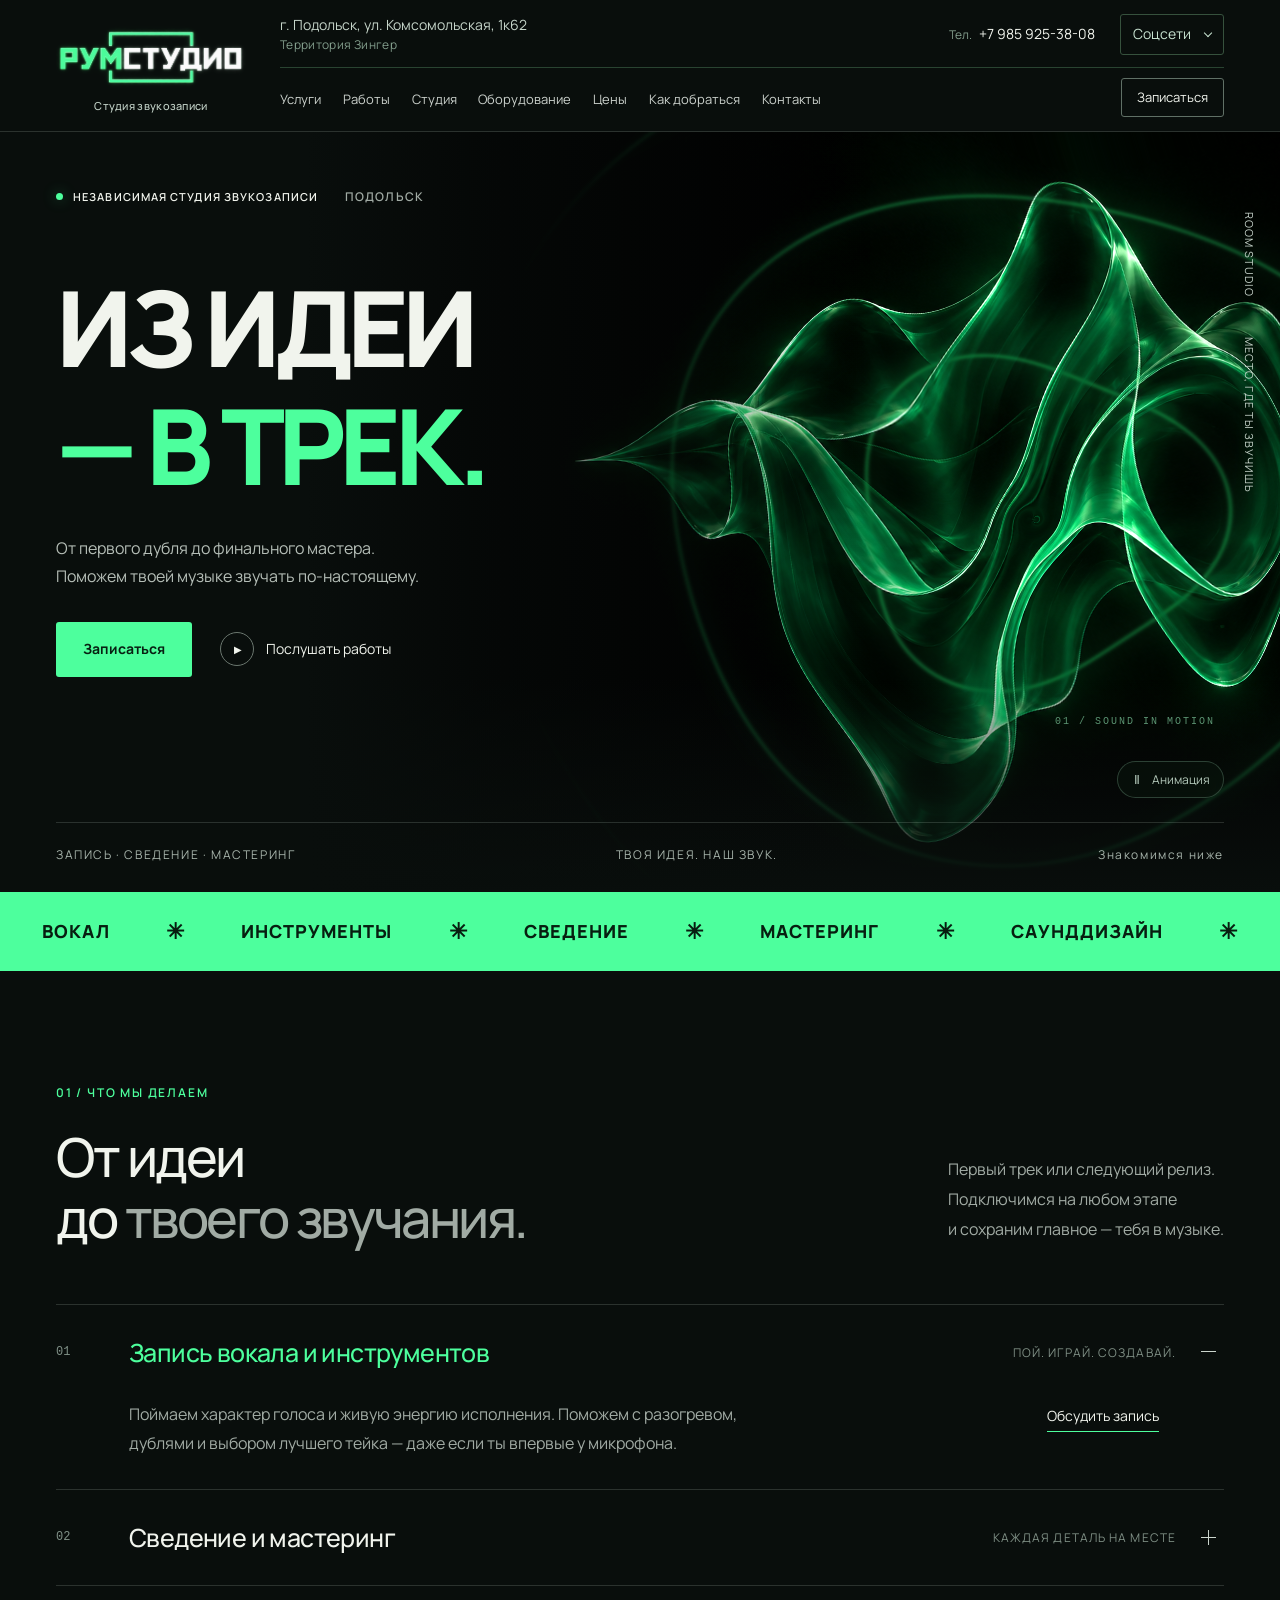
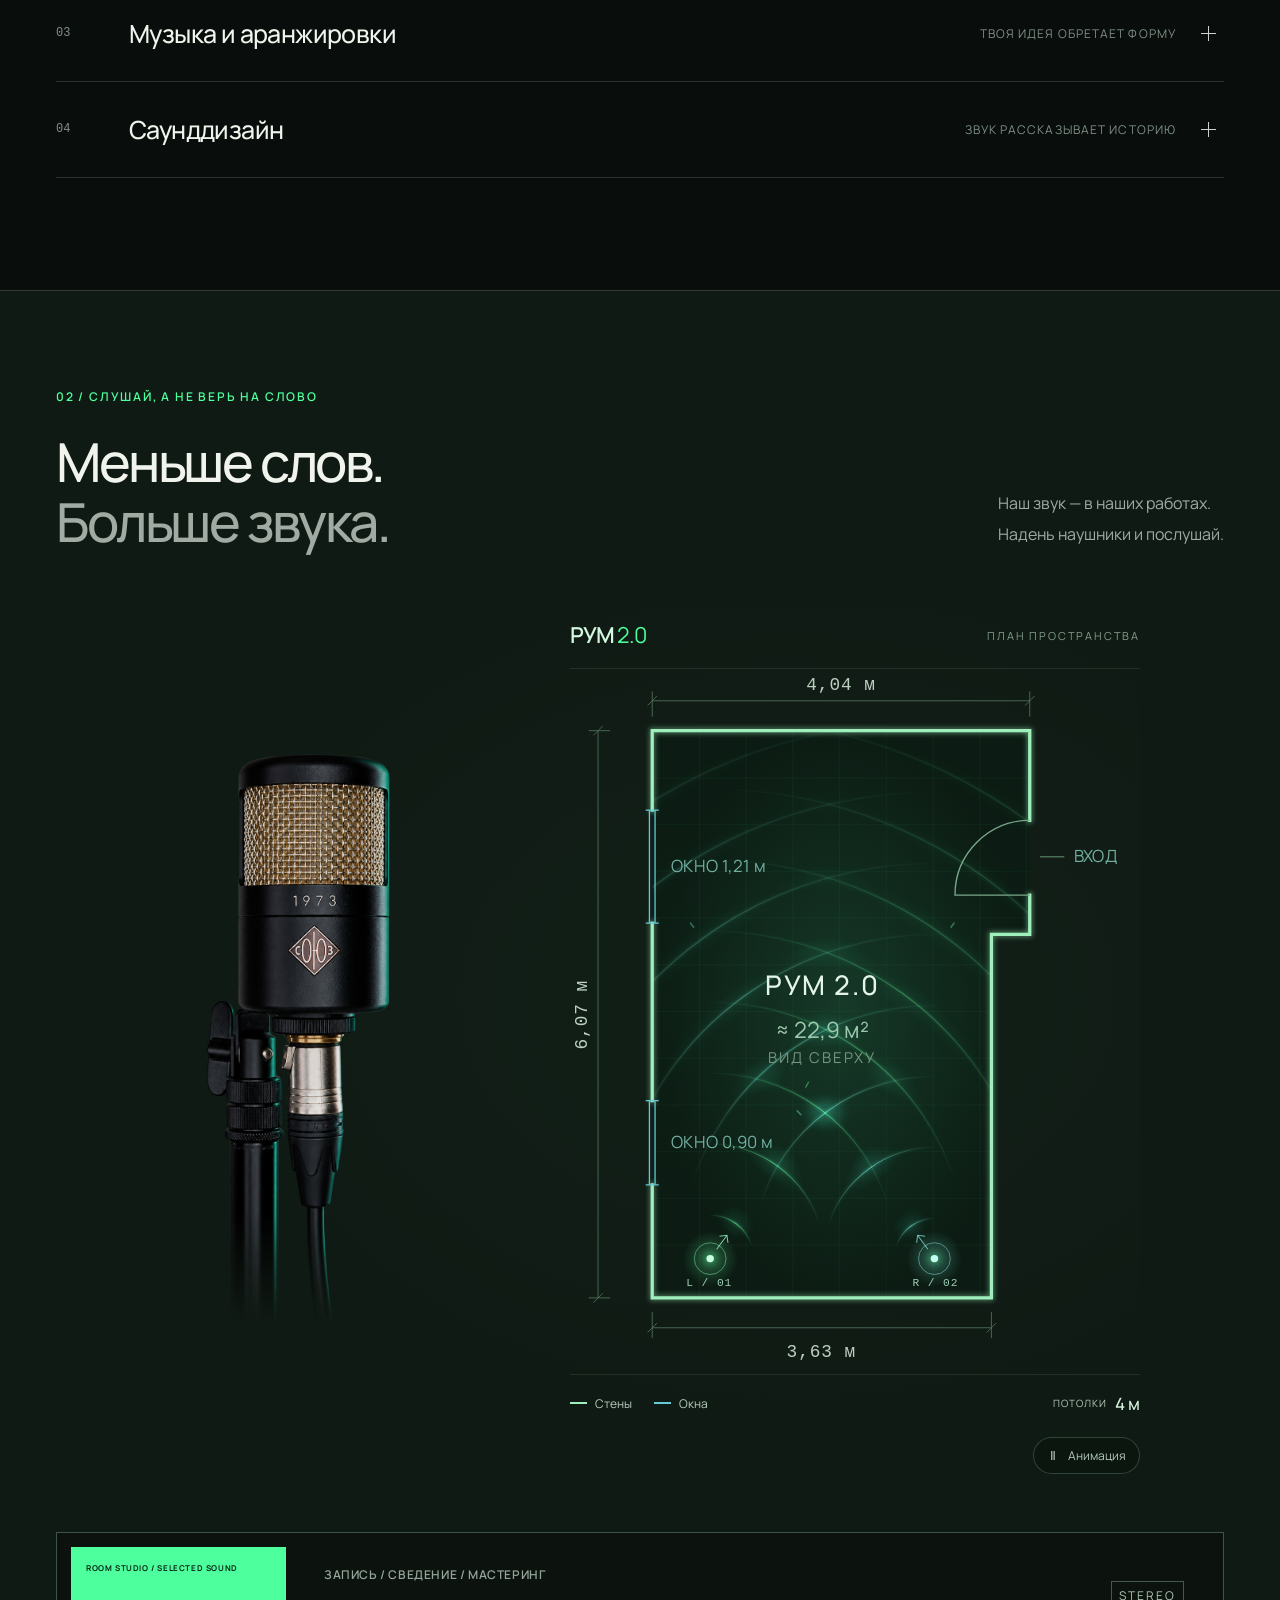
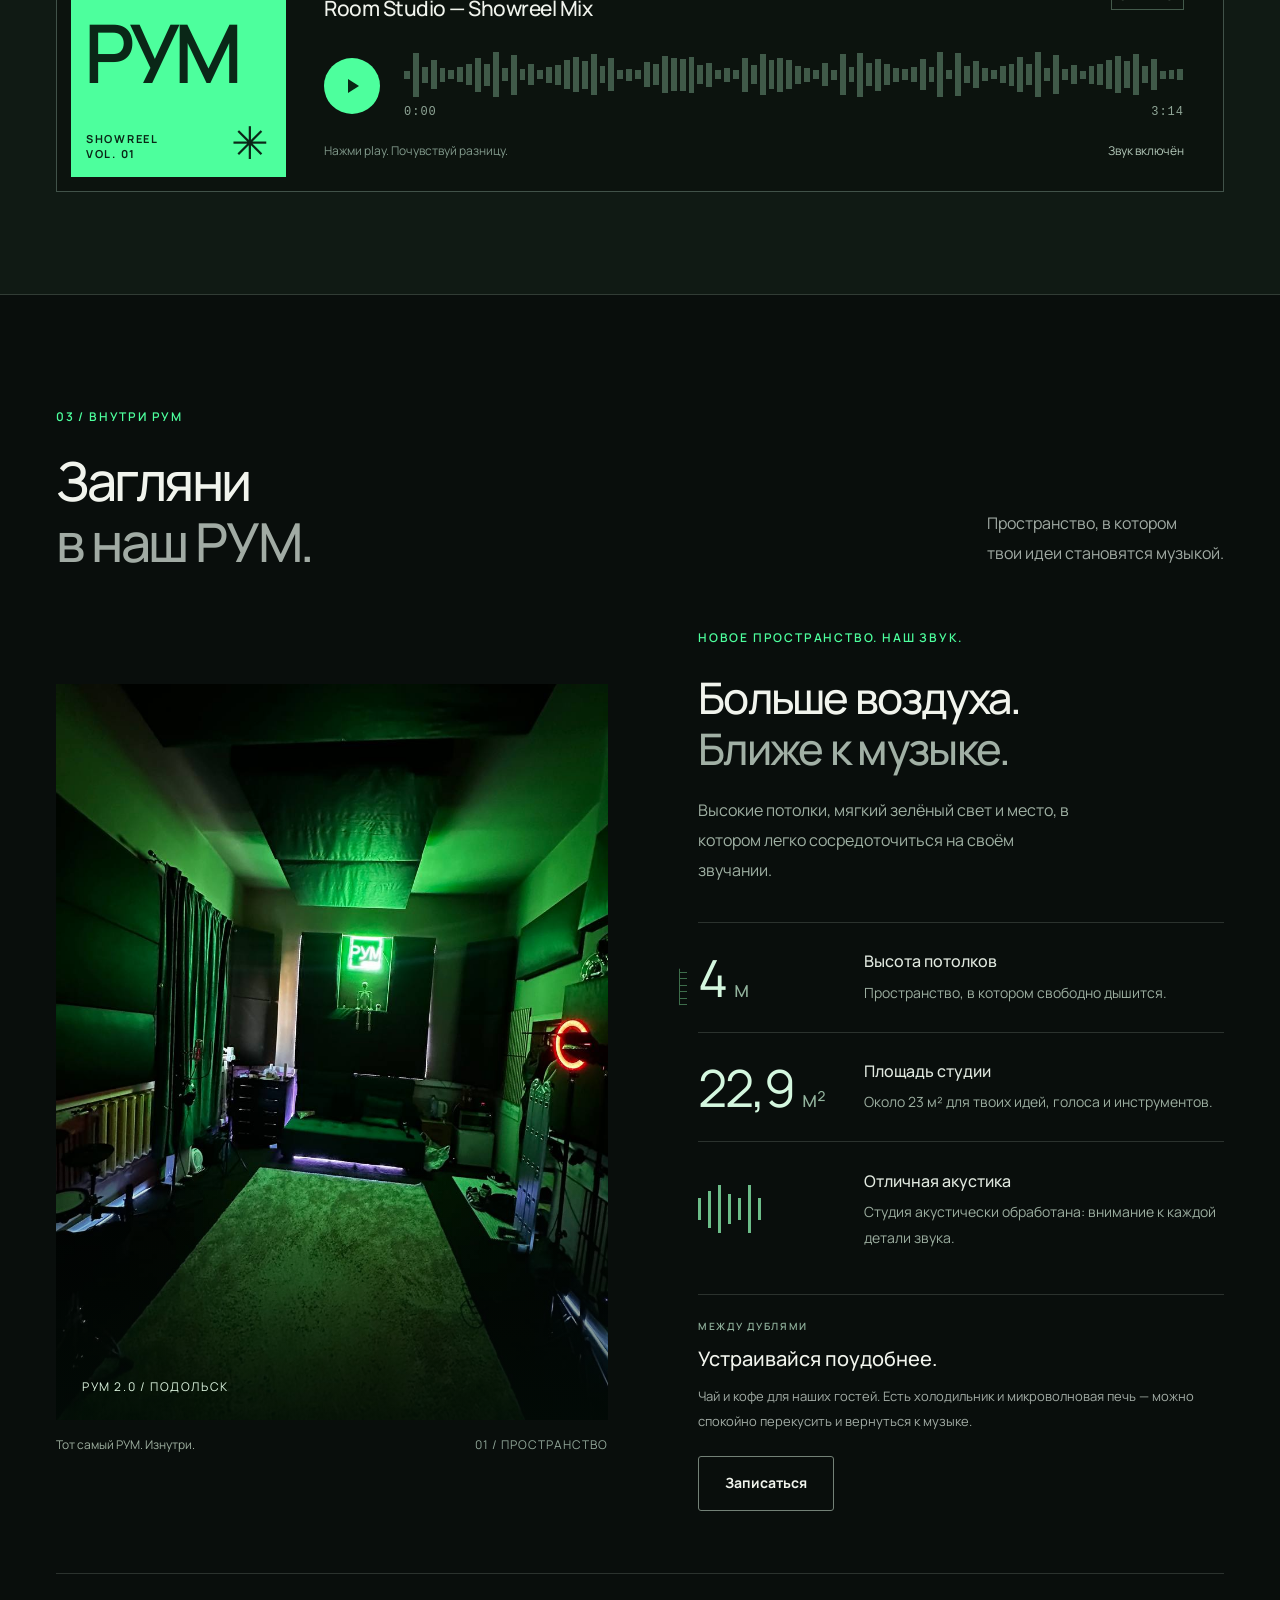
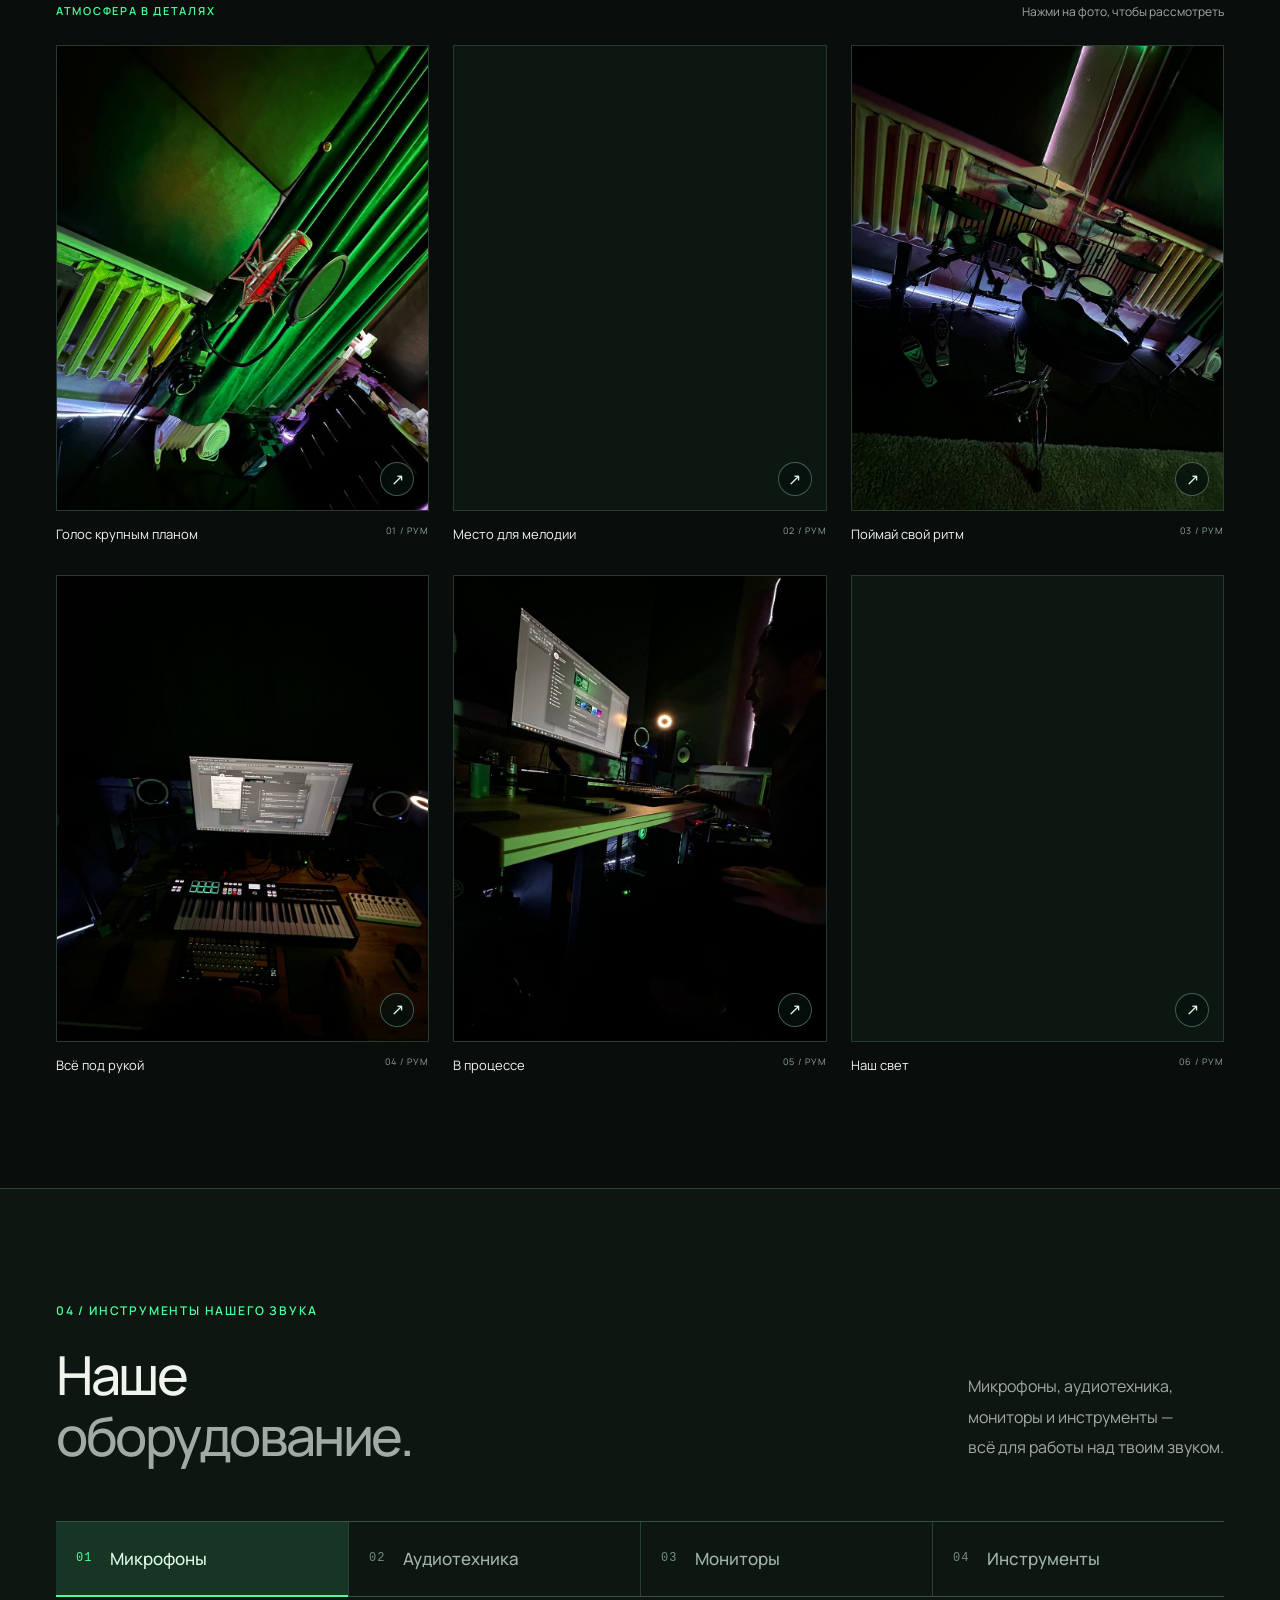
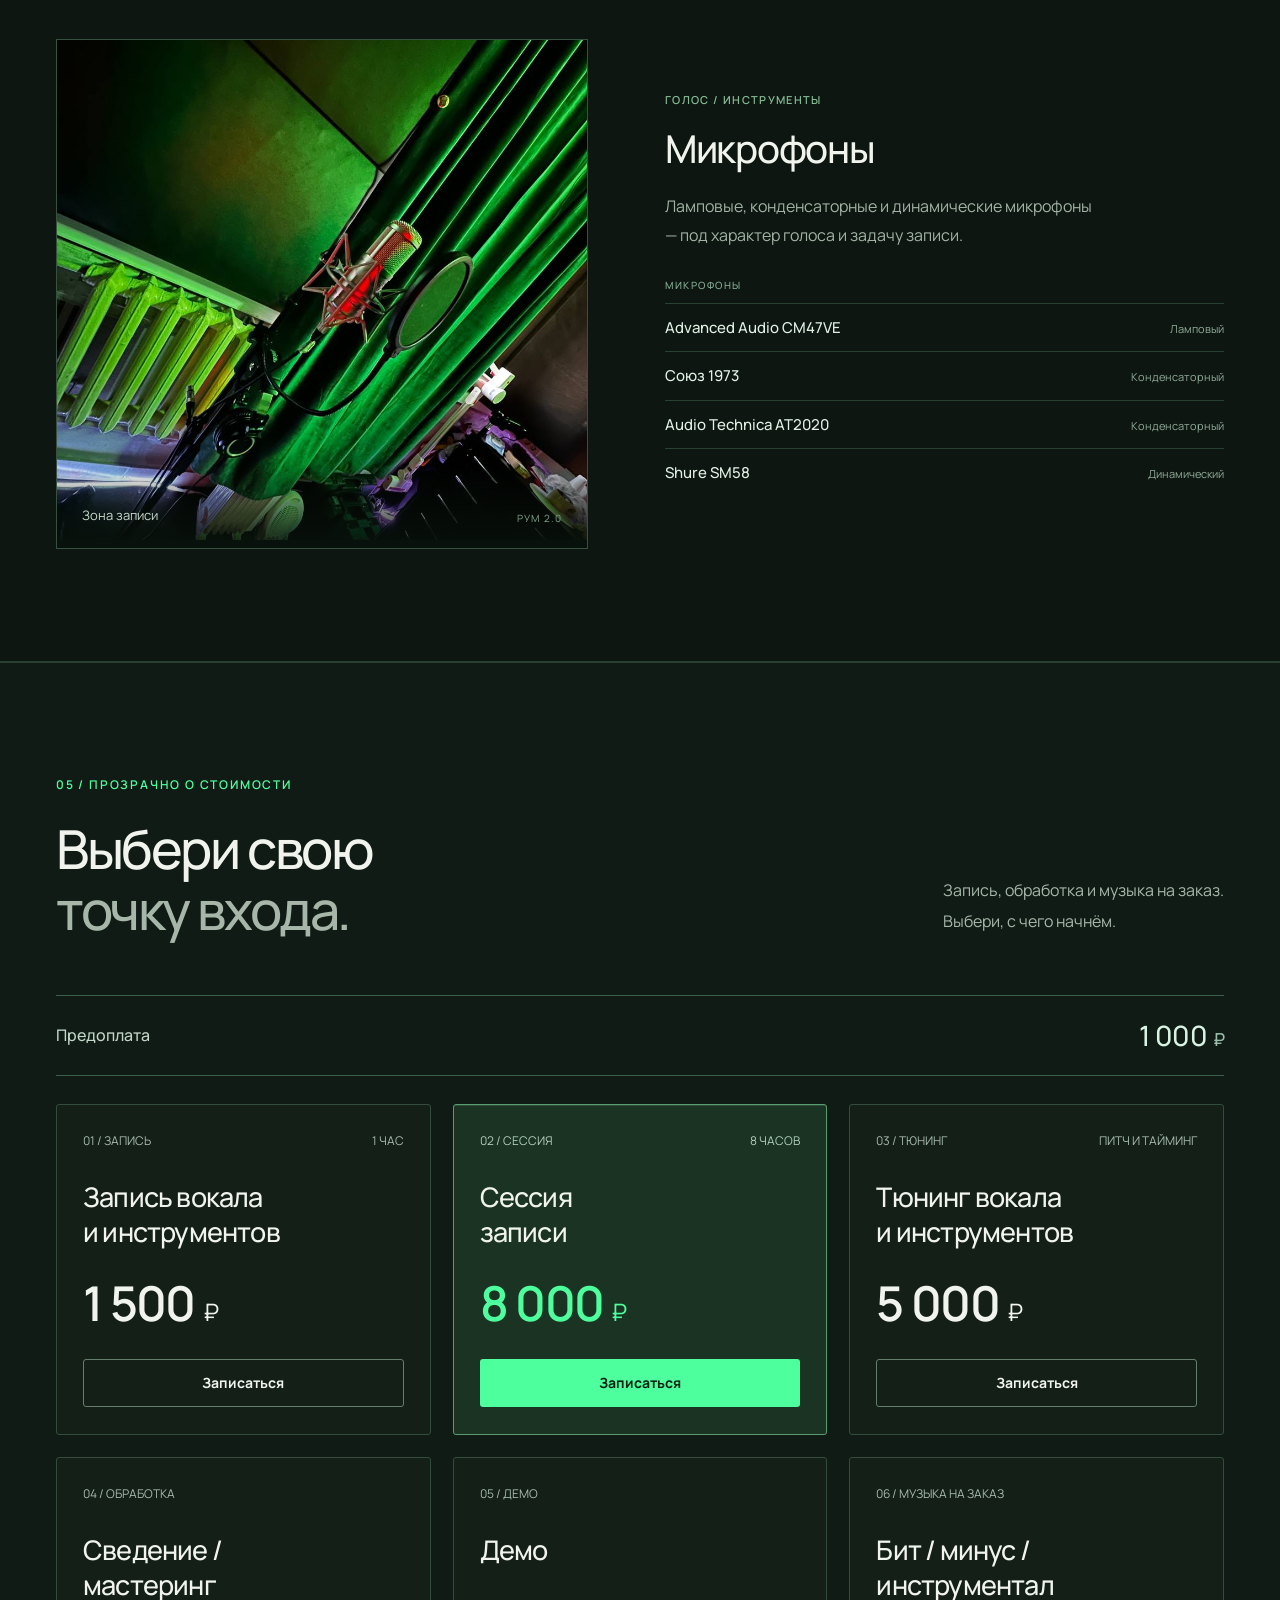
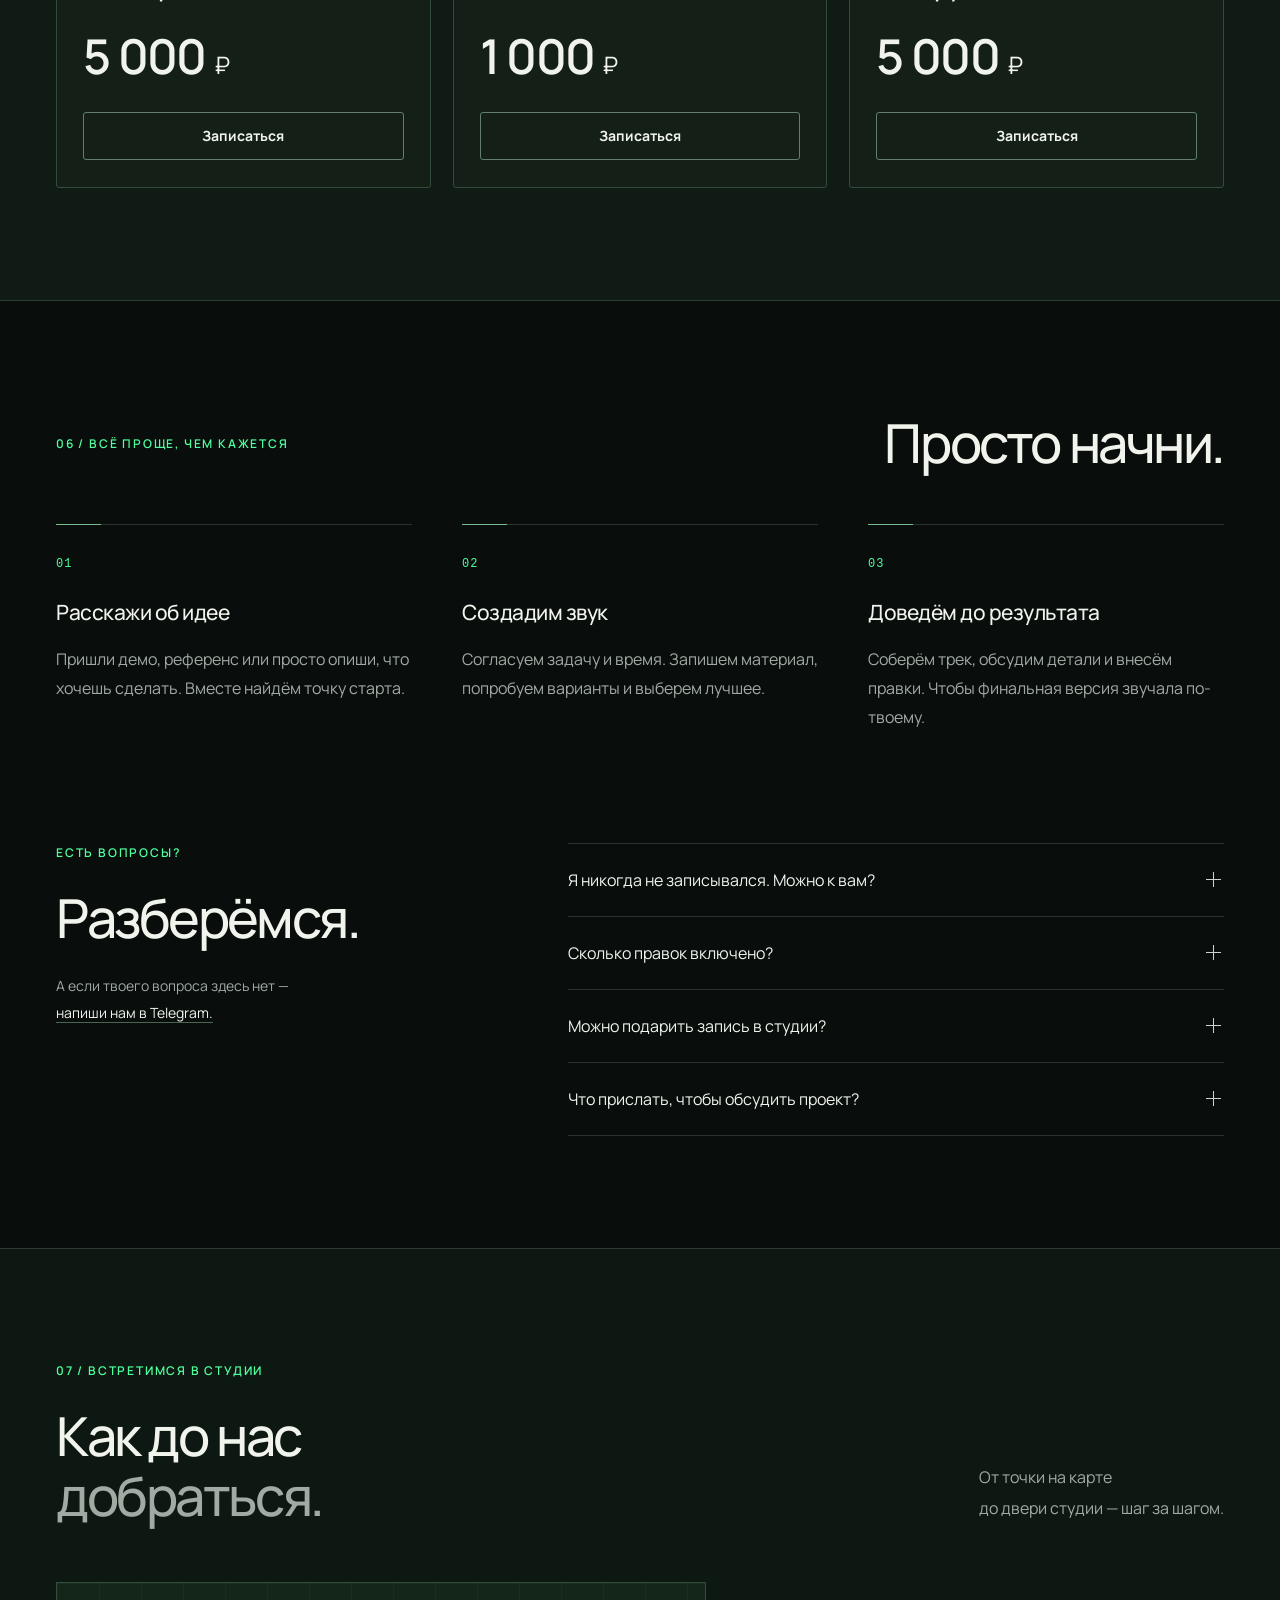
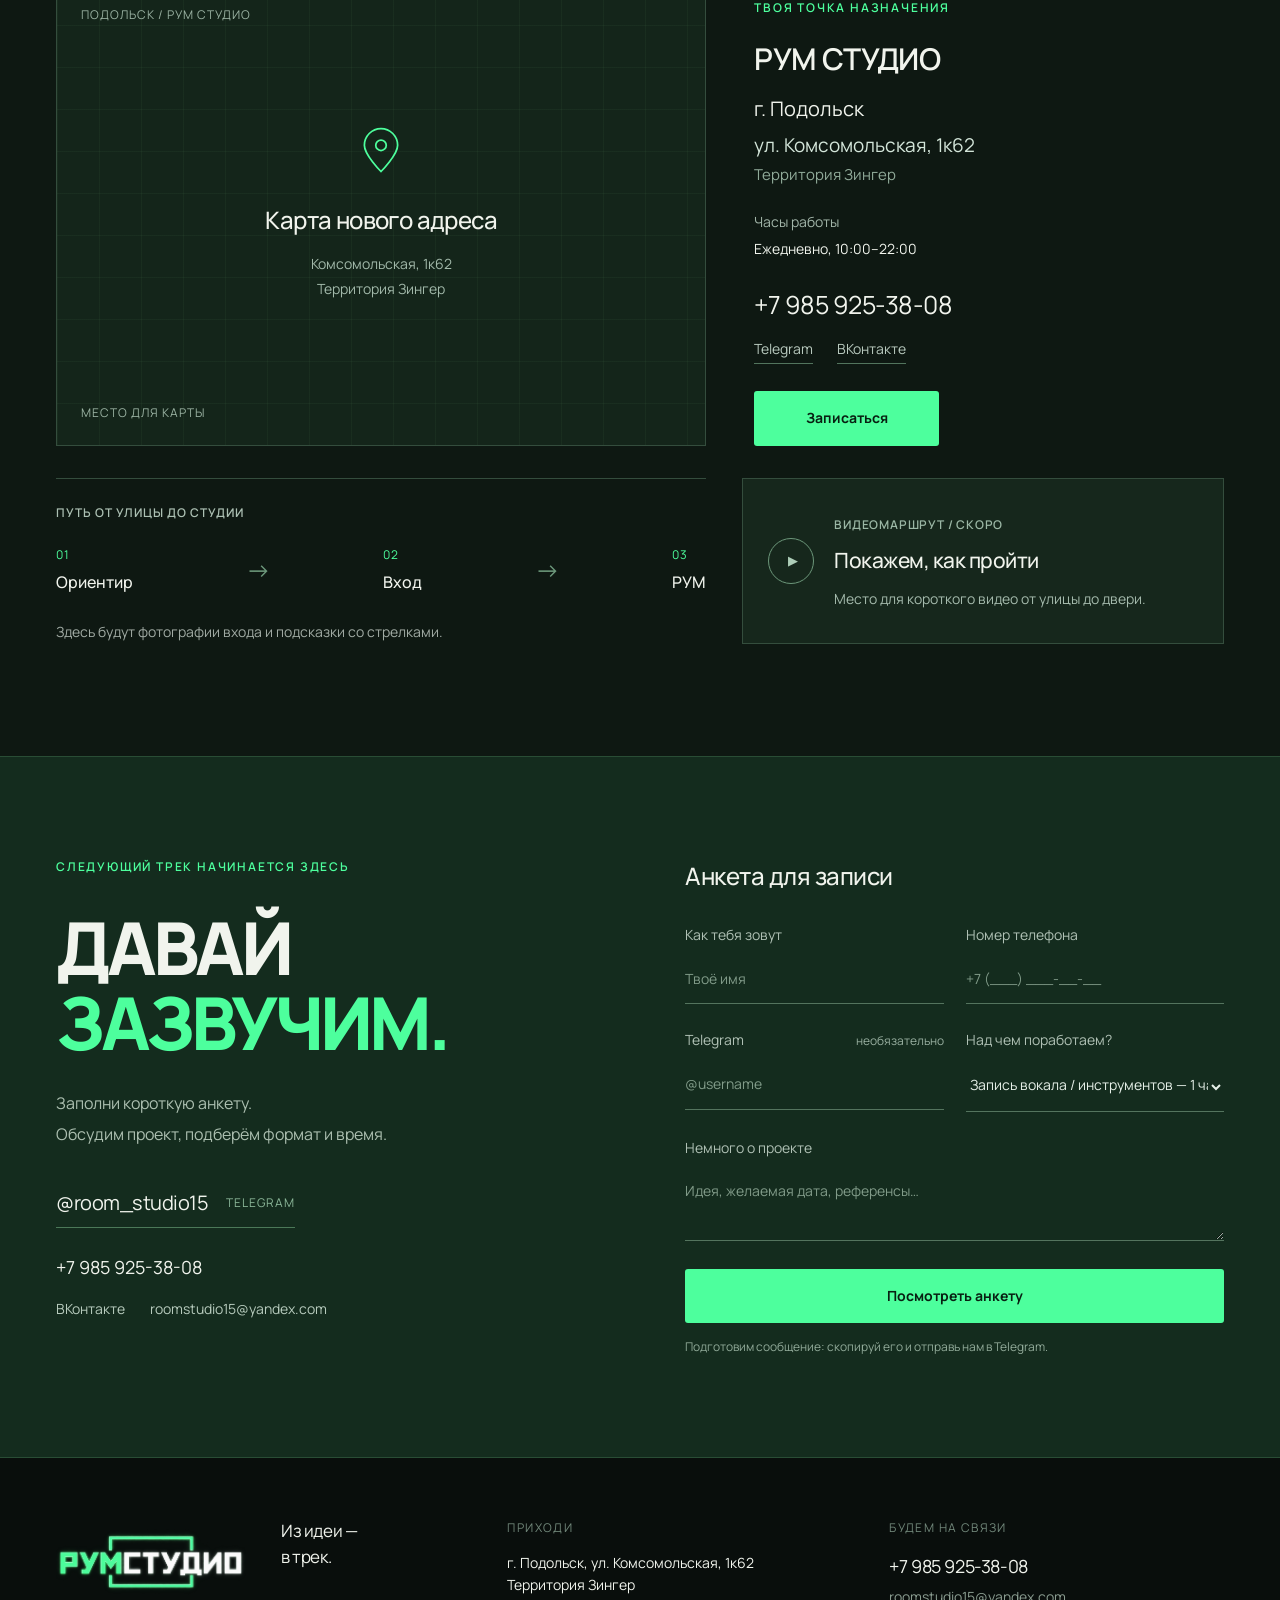
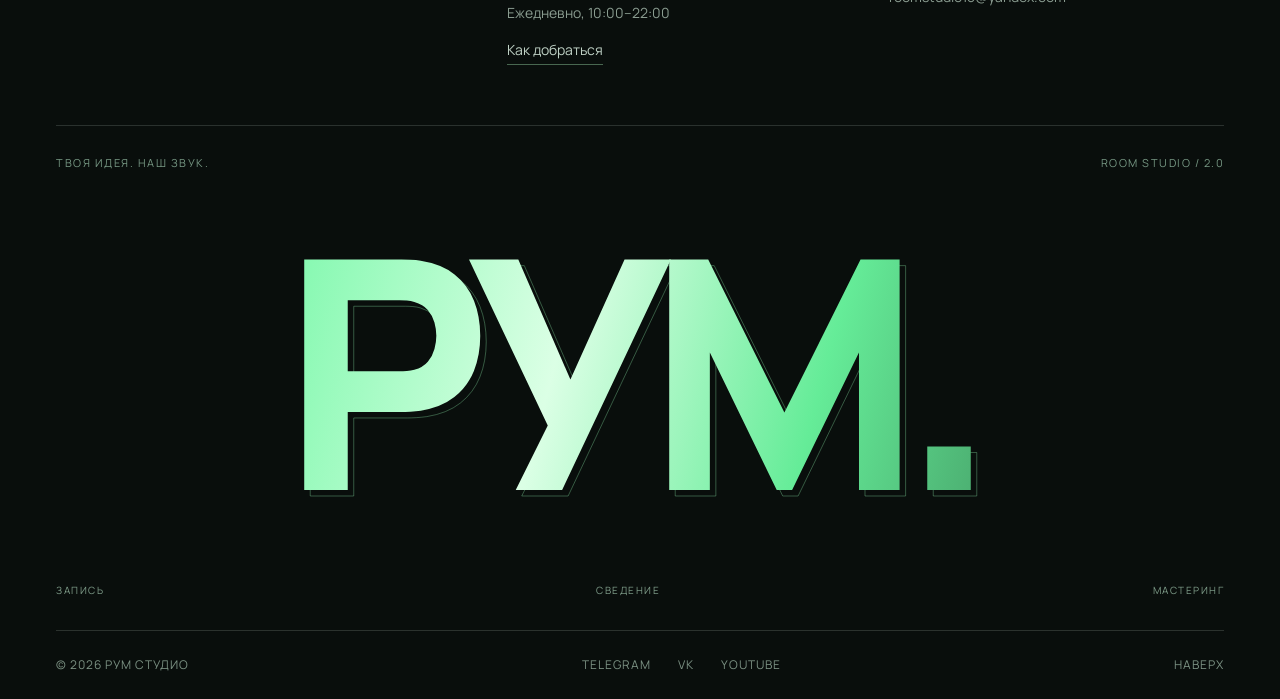
<file: index.html>
<!doctype html>
<html lang="ru">
<head>
  <meta charset="UTF-8">
  <meta name="viewport" content="width=device-width, initial-scale=1">
  <meta name="theme-color" content="#090e0c">
  <meta name="description" content="РУМ СТУДИО в Подольске. Запись вокала и инструментов, сведение, мастеринг и музыка на заказ. Пространство для твоего звука.">
  <meta name="robots" content="index,follow">
  <link rel="canonical" href="https://www.studio-room.ru/">
  <title>РУМ СТУДИО — из идеи в трек</title>
  <link rel="icon" href="data:image/svg+xml,%3Csvg xmlns='http://www.w3.org/2000/svg' viewBox='0 0 64 64'%3E%3Crect width='64' height='64' rx='12' fill='%23090e0c'/%3E%3Cpath d='M12 24V12h40v12M12 40v12h40V40' fill='none' stroke='%234dff9d' stroke-width='4'/%3E%3Ctext x='32' y='39' text-anchor='middle' font-family='Arial' font-weight='700' font-size='22' fill='white'%3EР%3C/text%3E%3C/svg%3E">
  <link rel="stylesheet" href="styles.css">
  <link rel="stylesheet" href="room-space.css">
</head>
<body>
  <svg width="0" height="0" aria-hidden="true" focusable="false" style="position:absolute;pointer-events:none"><defs><filter id="logo-brand-green" color-interpolation-filters="sRGB"><!-- Maps the logo's dominant mint (44,247,206) to the headline green (77,255,157); neutral whites and alpha remain unchanged. --><feColorMatrix type="matrix" values="0.837438424 0.162561576 0 0 0 -0.039408867 1.039408867 0 0 0 0.241379310 -0.241379310 1 0 0 0 0 0 1 0"/></filter></defs></svg>
  <a class="skip-link" href="#main">Перейти к содержанию</a>
  <header class="header">
    <div class="header-identity"><a href="#home" class="brand brand-primary" aria-label="РУМ СТУДИО — главная"><img class="brand-image" src="assets/rumstudio-logo-transparent.png" alt="РУМСТУДИО" width="2172" height="724" decoding="async"></a><span class="brand-description">Студия звукозаписи</span></div>
    <div class="header-contactbar">
      <a class="header-address" href="#directions"><span>г. Подольск, ул. Комсомольская, 1к62</span><span class="header-address-note">Территория Зингер</span></a>
      <div class="header-contact-actions"><a class="header-phone" href="tel:+79859253808"><span>Тел.</span> +7 985 925-38-08</a><details class="header-socials"><summary>Соцсети<span class="socials-chevron" aria-hidden="true"></span></summary><div class="header-social-links"><a href="https://t.me/room_studio15" target="_blank" rel="noopener">Telegram</a><a href="https://vk.com/room_sound" target="_blank" rel="noopener">ВКонтакте</a><a href="https://www.youtube.com/channel/UCOny814J_4fY1OKJG99IR7Q" target="_blank" rel="noopener">YouTube</a></div></details></div>
    </div>
    <nav class="nav" id="navigation" aria-label="Основная навигация"><a href="#services">Услуги</a><a href="#works">Работы</a><a href="#studio">Студия</a><a href="#equipment">Оборудование</a><a href="#pricing">Цены</a><a href="#directions">Как добраться</a><a href="#contacts">Контакты</a></nav>
    <a class="header-cta" href="#booking">Записаться</a>
    <button class="menu-toggle" type="button" aria-expanded="false" aria-controls="navigation" aria-label="Открыть меню"><span></span><span></span></button>
  </header>
  <main id="main">
    <section class="hero" id="home" aria-labelledby="hero-title">
      <div class="hero-art" aria-hidden="true"><img src="assets/sound-art.png" alt="" width="1536" height="1024" fetchpriority="high" decoding="async"><canvas class="sound-surface"></canvas><span class="sound-coordinate">01 / SOUND IN MOTION</span></div>
      <div class="hero-content wrap">
        <div class="eyebrow hero-eyebrow"><span class="rec-indicator" aria-hidden="true"></span>НЕЗАВИСИМАЯ СТУДИЯ ЗВУКОЗАПИСИ <span class="location">ПОДОЛЬСК</span></div>
        <h1 id="hero-title" class="idea-title">ИЗ ИДЕИ<br><span>— В ТРЕК.</span></h1>
        <p class="hero-description">От первого дубля до финального мастера.<br>Поможем твоей музыке звучать по-настоящему.</p>
        <div class="hero-actions"><a class="button button-green" href="#booking">Записаться</a><a class="listen-link" href="#works"><span class="small-play" aria-hidden="true">▶</span>Послушать работы</a></div>
      </div>


      <div class="hero-note"><span>ROOM STUDIO</span><span>МЕСТО, ГДЕ ТЫ ЗВУЧИШЬ</span></div>
      <button class="motion-toggle" type="button" aria-pressed="false" aria-label="Приостановить анимацию" hidden><span class="motion-toggle-symbol" aria-hidden="true">Ⅱ</span><span class="motion-toggle-label">Анимация</span></button>
      <div class="hero-bottom wrap"><span>ЗАПИСЬ · СВЕДЕНИЕ · МАСТЕРИНГ</span><span>ТВОЯ ИДЕЯ. НАШ ЗВУК.</span><a href="#services">Знакомимся ниже</a></div>
    </section>
    <div class="discipline-strip" aria-label="Направления работы"><span>ВОКАЛ</span><i>✳</i><span>ИНСТРУМЕНТЫ</span><i>✳</i><span>СВЕДЕНИЕ</span><i>✳</i><span>МАСТЕРИНГ</span><i>✳</i><span>САУНДДИЗАЙН</span><i>✳</i></div>
    <section class="section services-section wrap" id="services" aria-labelledby="services-title">
      <div class="section-heading"><div><p class="eyebrow section-index">01 / ЧТО МЫ ДЕЛАЕМ</p><h2 id="services-title">От идеи<br>до <em>твоего звучания.</em></h2></div><p class="section-intro">Первый трек или следующий релиз.<br>Подключимся на любом этапе<br>и сохраним главное — тебя в музыке.</p></div>
      <div class="service-list">
        <details class="service" open><summary><span class="service-number">01</span><span class="service-name">Запись вокала и инструментов</span><span class="service-tag">ПОЙ. ИГРАЙ. СОЗДАВАЙ.</span><span class="plus" aria-hidden="true"></span></summary><div class="service-description"><p>Поймаем характер голоса и живую энергию исполнения. Поможем с разогревом, дублями и выбором лучшего тейка — даже если ты впервые у микрофона.</p><a href="#booking" data-service="Запись вокала / инструментов — 1 час">Обсудить запись</a></div></details>
        <details class="service"><summary><span class="service-number">02</span><span class="service-name">Сведение и мастеринг</span><span class="service-tag">КАЖДАЯ ДЕТАЛЬ НА МЕСТЕ</span><span class="plus" aria-hidden="true"></span></summary><div class="service-description"><p>Соберём вокал и инструменты в цельную картину. Баланс, глубина и динамика — от отдельных дорожек до финального звучания трека.</p><a href="#booking" data-service="Сведение / мастеринг">Обсудить трек</a></div></details>
        <details class="service"><summary><span class="service-number">03</span><span class="service-name">Музыка и аранжировки</span><span class="service-tag">ТВОЯ ИДЕЯ ОБРЕТАЕТ ФОРМУ</span><span class="plus" aria-hidden="true"></span></summary><div class="service-description"><p>Сделаем минус под твой голос и стиль. Вместе определим настроение, соберём инструментальную основу и доведём аранжировку.</p><a href="#booking" data-service="Бит / минус / инструментал на заказ">Обсудить идею</a></div></details>
        <details class="service"><summary><span class="service-number">04</span><span class="service-name">Саунддизайн</span><span class="service-tag">ЗВУК РАССКАЗЫВАЕТ ИСТОРИЮ</span><span class="plus" aria-hidden="true"></span></summary><div class="service-description"><p>Музыка, эффекты и атмосфера для видео, рекламы и коротких роликов. Соединим всё в финальный микс, который работает вместе с изображением.</p><a href="#booking" data-service="Саунддизайн">Обсудить проект</a></div></details>
      </div>
    </section>
    <section class="works-section" id="works" aria-labelledby="works-title">
      <div class="wrap"><div class="section-heading"><div><p class="eyebrow section-index">02 / СЛУШАЙ, А НЕ ВЕРЬ НА СЛОВО</p><h2 id="works-title">Меньше слов.<br><em>Больше звука.</em></h2></div><p class="section-intro">Наш звук — в наших работах.<br> Надень наушники и послушай.</p></div>
        <div class="sound-room-scene" id="sound-room">
      <div class="scene-microphone" aria-hidden="true"><img src="assets/microphone-1973.png" alt="" width="1023" height="1538" loading="lazy" decoding="async"></div>
      <figure class="room-plan" aria-labelledby="plan-caption">
        <figcaption id="plan-caption"><span>РУМ <b>2.0</b></span><span>ПЛАН ПРОСТРАНСТВА</span></figcaption>
        <div class="plan-drawing">
          <svg class="plan-svg" viewBox="-88 -66 610 760" role="img" aria-labelledby="plan-title plan-description">
            <title id="plan-title">План нового помещения РУМ СТУДИО</title>
            <desc id="plan-description">Вид сверху. Длина 6,07 метра, ширина сверху 4,04 метра, снизу 3,63 метра. Два окна слева, вход и уступ справа. Площадь около 22,9 квадратного метра. Высота потолка 4 метра.</desc>
            <defs>
              <path id="room-footprint" d="M0 0H404V218H363V607H0Z"/>
              <clipPath id="room-clip"><use href="#room-footprint"/></clipPath>
              <pattern id="plan-grid" width="50" height="50" patternUnits="userSpaceOnUse"><path d="M50 0H0V50" fill="none" stroke="#4dff9d" stroke-opacity=".1" stroke-width=".8"/></pattern>
              <radialGradient id="room-floor"><stop stop-color="#194832" stop-opacity=".65"/><stop offset="1" stop-color="#0a1c13" stop-opacity=".6"/></radialGradient>
              <filter id="plan-glow" x="-50%" y="-50%" width="200%" height="200%"><feGaussianBlur stdDeviation="3"/></filter>
            </defs>
            <g class="plan-room">
              <use href="#room-footprint" fill="url(#room-floor)"/>
              <use href="#room-footprint" fill="url(#plan-grid)"/>
              <g clip-path="url(#room-clip)" aria-hidden="true">
                <g class="stereo-fallback" fill="none" stroke="#74e6aa" stroke-width="1.1" opacity=".3">
                  <path d="M64 490A75 75 0 0 1 133 539M67 415A150 150 0 0 1 204 513M70 340A225 225 0 0 1 275 487M301 490A75 75 0 0 0 231 539M298 415A150 150 0 0 0 161 513M295 340A225 225 0 0 0 90 487"/>
                </g>
                <foreignObject x="0" y="0" width="404" height="607" class="stereo-field"><canvas xmlns="http://www.w3.org/1999/xhtml" class="stereo-canvas"></canvas></foreignObject>
              </g>
              <!-- Dimensions in centimetres from the supplied drawing. The 80 cm door is assumed in that drawing. -->
              <path class="plan-wall-glow" d="M0 85V0H404V96M404 176V218H363V607H0V486M0 396V206"/>
              <path class="plan-walls" d="M0 85V0H404V96M404 176V218H363V607H0V486M0 396V206"/>
              <path class="plan-wall-trace" pathLength="100" d="M0 85V0H404V96M404 176V218H363V607H0V486M0 396V206"/>
              <g class="plan-windows"><path d="M-3 85V206M3 85V206M-3 396V486M3 396V486"/><path d="M-7 85H7M-7 206H7M-7 396H7M-7 486H7"/></g>
              <path class="plan-door" d="M404 96A80 80 0 0 0 324 176H404"/>
              <g class="plan-dimensions"><path d="M0 -15V-42M404 -15V-42M0 -32H404M-45 0H-68M-45 607H-68M-58 0V607M0 622V650M363 622V650M0 639H363"/><path d="M-5 -27L5 -37M399 -27L409 -37M-63 5L-53 -5M-63 612L-53 602M-5 644L5 634M358 644L368 634"/></g>
              <g class="plan-dimension-text"><text x="202" y="-43" text-anchor="middle">4,04 м</text><text transform="translate(-70 304) rotate(-90)" text-anchor="middle">6,07 м</text><text x="181" y="670" text-anchor="middle">3,63 м</text></g>
              <g class="plan-labels"><text x="20" y="151">ОКНО 1,21 м</text><text x="20" y="447">ОКНО 0,90 м</text><path d="M415 135H441"/><text x="451" y="141">ВХОД</text></g>
              <g class="plan-center"><text x="182" y="283" text-anchor="middle" class="plan-room-name">РУМ 2.0</text><text x="182" y="329" text-anchor="middle" class="plan-area">≈ 22,9 м²</text><text x="182" y="356" text-anchor="middle" class="plan-top-view">ВИД СВЕРХУ</text></g>
              <g class="stereo-sources" aria-hidden="true">
                <g transform="translate(62 565)"><circle class="source-halo" r="17"/><circle class="source-core" r="4"/><path class="source-aim" d="M7 -10L18 -25M10 -24L18 -25L19 -17"/><text x="-1" y="29" text-anchor="middle">L / 01</text></g>
                <g transform="translate(302 565)"><circle class="source-halo" r="17"/><circle class="source-core" r="4"/><path class="source-aim" d="M-7 -10L-18 -25M-10 -24L-18 -25L-19 -17"/><text x="1" y="29" text-anchor="middle">R / 02</text></g>
              </g>
            </g>
          </svg>
        </div>
        <div class="plan-key"><span><i class="key-wall"></i>Стены</span><span><i class="key-window"></i>Окна</span><span class="plan-height">ПОТОЛКИ <b>4 м</b></span></div>
      </figure>
          <div class="scene-controls"><button class="motion-toggle" type="button" aria-pressed="false" aria-label="Приостановить анимацию" hidden><span class="motion-toggle-symbol" aria-hidden="true">Ⅱ</span><span class="motion-toggle-label">Анимация</span></button></div>
        </div>
        <div class="player" id="player">
          <div class="player-cover" aria-hidden="true"><span class="cover-top">ROOM STUDIO / SELECTED SOUND</span><strong>РУМ</strong><span class="cover-bottom">SHOWREEL<br>VOL. 01</span><span class="cover-symbol">✳</span></div>
          <div class="player-main"><div class="player-title-row"><div><p class="eyebrow">ЗАПИСЬ / СВЕДЕНИЕ / МАСТЕРИНГ</p><h3>Room Studio — Showreel Mix</h3></div><span class="audio-label">STEREO</span></div>
            <div class="player-controls"><button class="play-button" id="play-button" aria-label="Воспроизвести шоурил" type="button"><svg class="play-icon" viewBox="0 0 24 24" aria-hidden="true"><path d="M8 5v14l11-7Z" fill="currentColor"/></svg><svg class="pause-icon" viewBox="0 0 24 24" aria-hidden="true"><path d="M6 5h4v14H6zm8 0h4v14h-4z" fill="currentColor"/></svg></button><div class="timeline"><div class="waveform" aria-hidden="true"></div><input id="audio-seek" type="range" min="0" max="1000" value="0" aria-label="Позиция воспроизведения"><div class="player-times"><span id="elapsed">0:00</span><span id="duration">—:—</span></div></div></div>
            <div class="player-bottom"><span id="audio-status" role="status">Нажми play. Почувствуй разницу.</span><button id="mute-button" type="button" aria-label="Выключить звук">Звук включён</button></div>
          </div><audio id="showreel" preload="metadata" src="assets/showreel.mp3"></audio>
        </div>
      </div>
    </section>
    <section class="section gallery-section wrap" id="studio" aria-labelledby="studio-title">
      <div class="section-heading"><div><p class="eyebrow section-index">03 / ВНУТРИ РУМ</p><h2 id="studio-title">Загляни<br><em>в наш РУМ.</em></h2></div><p class="section-intro">Пространство, в котором<br>твои идеи становятся музыкой.</p></div>
      <div class="studio-space">
        <figure class="studio-photo gallery-frame">
          <div class="studio-photo-crop"><img src="assets/studio-5.jpg" alt="Общий вид РУМ СТУДИО: акустические панели, высокие потолки и зелёный свет" width="960" height="1280" loading="lazy" decoding="async"><span class="photo-location">РУМ 2.0 / ПОДОЛЬСК</span></div>
          <figcaption><span>Тот самый РУМ. Изнутри.</span><span>01 / ПРОСТРАНСТВО</span></figcaption>
        </figure>
        <div class="studio-facts">
          <div class="space-intro"><p class="eyebrow section-index">НОВОЕ ПРОСТРАНСТВО. НАШ ЗВУК.</p><h3>Больше воздуха.<br><em>Ближе к музыке.</em></h3><p>Высокие потолки, мягкий зелёный свет и место, в котором легко сосредоточиться на своём звучании.</p></div>
          <div class="space-stat"><span class="stat-number">4 <small>м</small></span><div><h4>Высота потолков</h4><p>Пространство, в котором свободно дышится.</p></div><span class="height-ruler" aria-hidden="true"></span></div>
          <div class="space-stat"><span class="stat-number">22,9 <small>м²</small></span><div><h4>Площадь студии</h4><p>Около 23 м² для твоих идей, голоса и инструментов.</p></div></div>
          <div class="acoustic-note"><span class="acoustic-meter" aria-hidden="true"><i></i><i></i><i></i><i></i><i></i><i></i><i></i></span><div><h4>Отличная акустика</h4><p>Студия акустически обработана: внимание к каждой детали звука.</p></div></div>
          <div class="studio-hospitality"><p class="eyebrow">МЕЖДУ ДУБЛЯМИ</p><h4>Устраивайся поудобнее.</h4><p>Чай и кофе для наших гостей. Есть холодильник и микроволновая печь — можно спокойно перекусить и вернуться к музыке.</p></div>
          <a href="#booking" class="button button-outline">Записаться</a>
        </div>
      </div>
<div class="studio-gallery-heading"><p class="eyebrow">АТМОСФЕРА В ДЕТАЛЯХ</p><span>Нажми на фото, чтобы рассмотреть</span></div><div class="studio-gallery"><a class="studio-gallery-card" href="assets/studio-3.jpg" data-studio-photo data-caption="Голос крупным планом" target="_blank" rel="noopener" aria-label="Открыть фото: Голос крупным планом"><div class="studio-gallery-image"><img src="assets/studio-3.jpg" alt="Микрофон с поп-фильтром в зоне записи" width="960" height="1280" loading="lazy" decoding="async"><span class="gallery-enlarge" aria-hidden="true">↗</span></div><div class="studio-gallery-caption"><span>Голос крупным планом</span><small>01 / РУМ</small></div></a><a class="studio-gallery-card" href="assets/studio-2.jpg" data-studio-photo data-caption="Место для мелодии" target="_blank" rel="noopener" aria-label="Открыть фото: Место для мелодии"><div class="studio-gallery-image"><img src="assets/studio-2.jpg" alt="Клавишные и гитары в студии" width="960" height="1280" loading="lazy" decoding="async"><span class="gallery-enlarge" aria-hidden="true">↗</span></div><div class="studio-gallery-caption"><span>Место для мелодии</span><small>02 / РУМ</small></div></a><a class="studio-gallery-card" href="assets/studio-4.jpg" data-studio-photo data-caption="Поймай свой ритм" target="_blank" rel="noopener" aria-label="Открыть фото: Поймай свой ритм"><div class="studio-gallery-image"><img src="assets/studio-4.jpg" alt="Электронная ударная установка" width="960" height="1280" loading="lazy" decoding="async"><span class="gallery-enlarge" aria-hidden="true">↗</span></div><div class="studio-gallery-caption"><span>Поймай свой ритм</span><small>03 / РУМ</small></div></a><a class="studio-gallery-card" href="assets/studio-9.jpg" data-studio-photo data-caption="Всё под рукой" target="_blank" rel="noopener" aria-label="Открыть фото: Всё под рукой"><div class="studio-gallery-image"><img src="assets/studio-9.jpg" alt="Рабочее место с клавишами и студийными мониторами" width="960" height="1280" loading="lazy" decoding="async"><span class="gallery-enlarge" aria-hidden="true">↗</span></div><div class="studio-gallery-caption"><span>Всё под рукой</span><small>04 / РУМ</small></div></a><a class="studio-gallery-card" href="assets/studio-10.jpg" data-studio-photo data-caption="В процессе" target="_blank" rel="noopener" aria-label="Открыть фото: В процессе"><div class="studio-gallery-image"><img src="assets/studio-10.jpg" alt="Работа над музыкой в РУМ СТУДИО" width="960" height="1280" loading="lazy" decoding="async"><span class="gallery-enlarge" aria-hidden="true">↗</span></div><div class="studio-gallery-caption"><span>В процессе</span><small>05 / РУМ</small></div></a><a class="studio-gallery-card" href="assets/studio-1.jpg" data-studio-photo data-caption="Наш свет" target="_blank" rel="noopener" aria-label="Открыть фото: Наш свет"><div class="studio-gallery-image"><img src="assets/studio-1.jpg" alt="Зелёная неоновая вывеска РУМ в студии" width="960" height="1280" loading="lazy" decoding="async"><span class="gallery-enlarge" aria-hidden="true">↗</span></div><div class="studio-gallery-caption"><span>Наш свет</span><small>06 / РУМ</small></div></a></div>
    </section>
    <section class="section equipment-section" id="equipment" aria-labelledby="equipment-title"><div class="wrap">
      <div class="section-heading"><div><p class="eyebrow section-index">04 / ИНСТРУМЕНТЫ НАШЕГО ЗВУКА</p><h2 id="equipment-title">Наше<br><em>оборудование.</em></h2></div><p class="section-intro">Микрофоны, аудиотехника,<br> мониторы и инструменты —<br> всё для работы над твоим звуком.</p></div>
      <nav class="equipment-tabs" aria-label="Категории оборудования">
        <a id="equipment-tab-microphones" href="#gear-microphones"><span>01</span>Микрофоны</a>
        <a id="equipment-tab-audio" href="#gear-audio"><span>02</span>Аудиотехника</a>
        <a id="equipment-tab-monitors" href="#gear-monitors"><span>03</span>Мониторы</a>
        <a id="equipment-tab-instruments" href="#gear-instruments"><span>04</span>Инструменты</a>
      </nav>
      <div class="equipment-deck">
        <div class="equipment-panel" id="gear-microphones" aria-labelledby="equipment-tab-microphones">
          <figure class="equipment-photo equipment-photo-real"><img src="assets/studio-3.jpg" alt="Микрофон с поп-фильтром в студии" width="960" height="1280" loading="lazy" decoding="async"><figcaption><span>Зона записи</span><span>РУМ 2.0</span></figcaption></figure>
          <div class="equipment-copy"><p class="eyebrow equipment-type">ГОЛОС / ИНСТРУМЕНТЫ</p><h3>Микрофоны</h3><p class="equipment-description">Ламповые, конденсаторные и динамические микрофоны — под характер голоса и задачу записи.</p><div class="gear-inventory"><div class="gear-group"><h4>Микрофоны</h4><ul><li><strong>Advanced Audio CM47VE</strong><span>Ламповый</span></li><li><strong>Союз 1973</strong><span>Конденсаторный</span></li><li><strong>Audio Technica AT2020</strong><span>Конденсаторный</span></li><li><strong>Shure SM58</strong><span>Динамический</span></li></ul></div></div></div>
        </div>
        <div class="equipment-panel" id="gear-audio" aria-labelledby="equipment-tab-audio">
          <figure class="equipment-photo equipment-photo-real"><img src="assets/studio-9.jpg" alt="Рабочее место РУМ СТУДИО с аудиооборудованием" width="960" height="1280" loading="lazy" decoding="async"><figcaption><span>Центр нашего звука</span><span>РУМ 2.0</span></figcaption></figure>
          <div class="equipment-copy"><p class="eyebrow equipment-type">ЗАПИСЬ / ОБРАБОТКА / ВОСПРОИЗВЕДЕНИЕ</p><h3>Аудиотехника</h3><p class="equipment-description">Аудиоинтерфейс, предусилители, наушники и эффекты для работы над твоим звуком.</p><div class="gear-inventory"><div class="gear-group"><h4>Аудиоинтерфейс</h4><ul><li><strong>Antelope Audio Zen Quadro Synergy Core</strong></li></ul></div><div class="gear-group"><h4>Предусилители</h4><ul><li><strong>DBX 286s</strong><span>Транзисторный</span></li><li><strong>Icon Ufo</strong><span>Ламповый</span></li></ul></div><div class="gear-group"><h4>Наушники</h4><ul><li><strong>Audio Technica ATH-M50X</strong></li><li><strong>Audio Technica ATH-M40X</strong></li></ul></div><div class="gear-group"><h4>Эффекты</h4><ul><li><strong>Headrush Antares Autotune</strong></li><li><strong>Hotone Ampero</strong></li><li><strong>Valeton GP5</strong></li></ul></div></div></div>
        </div>
        <div class="equipment-panel" id="gear-monitors" aria-labelledby="equipment-tab-monitors">
          <figure class="equipment-photo equipment-photo-real"><img src="assets/studio-9.jpg" alt="Студийные мониторы и рабочее место" width="960" height="1280" loading="lazy" decoding="async"><figcaption><span>Рабочее место</span><span>РУМ 2.0</span></figcaption></figure>
          <div class="equipment-copy"><p class="eyebrow equipment-type">БАЛАНС / ДЕТАЛИ / КОНТРОЛЬ</p><h3>Мониторы</h3><p class="equipment-description">Две системы мониторинга, чтобы слышать баланс и детали записи.</p><div class="gear-inventory"><div class="gear-group"><h4>Студийные мониторы</h4><ul><li><strong>Tannoy Reveal 802</strong></li><li><strong>Behritone</strong></li></ul></div></div></div>
        </div>
        <div class="equipment-panel" id="gear-instruments" aria-labelledby="equipment-tab-instruments">
          <figure class="equipment-photo equipment-photo-real"><img src="assets/studio-2.jpg" alt="Клавишные и гитары в студии" width="960" height="1280" loading="lazy" decoding="async"><figcaption><span>Живое исполнение</span><span>РУМ 2.0</span></figcaption></figure>
          <div class="equipment-copy"><p class="eyebrow equipment-type">ИГРАЙ / ПРОБУЙ / СОЗДАВАЙ</p><h3>Инструменты</h3><p class="equipment-description">Гитары, бас и электронные барабаны — для живых партий и новых идей.</p><div class="gear-inventory"><div class="gear-group"><h4>Инструменты</h4><ul><li><strong>Электрогитары</strong></li><li><strong>Акустические гитары</strong></li><li><strong>Бас-гитары</strong></li><li><strong>Электронные барабаны</strong></li></ul></div></div></div>
        </div>
      </div>
    </div></section>
    <section class="section pricing-section" id="pricing" aria-labelledby="pricing-title"><div class="wrap">
      <div class="section-heading"><div><p class="eyebrow section-index">05 / ПРОЗРАЧНО О СТОИМОСТИ</p><h2 id="pricing-title">Выбери свою<br><em>точку входа.</em></h2></div><p class="section-intro">Запись, обработка и музыка на заказ.<br> Выбери, с чего начнём.</p></div>
      <div class="price-deposit"><span>Предоплата</span><strong>1 000 <small>₽</small></strong></div>
      <div class="price-grid price-catalog">
        <article class="price-card"><div class="price-label"><span>01 / ЗАПИСЬ</span><span>1 ЧАС</span></div><h3>Запись вокала<br>и инструментов</h3><p class="price">1 500 <small>₽</small></p><a href="#booking" class="button button-outline" data-service="Запись вокала / инструментов — 1 час" aria-label="Записаться на час записи вокала или инструментов">Записаться</a></article>
        <article class="price-card price-featured"><div class="price-label"><span>02 / СЕССИЯ</span><span>8 ЧАСОВ</span></div><h3>Сессия<br>записи</h3><p class="price">8 000 <small>₽</small></p><a href="#booking" class="button button-green" data-service="Сессия записи — 8 часов" aria-label="Записаться на сессию записи 8 часов">Записаться</a></article>
        <article class="price-card"><div class="price-label"><span>03 / ТЮНИНГ</span><span>ПИТЧ И ТАЙМИНГ</span></div><h3>Тюнинг вокала<br>и инструментов</h3><p class="price">5 000 <small>₽</small></p><a href="#booking" class="button button-outline" data-service="Тюнинг вокала / инструментов" aria-label="Записаться на тюнинг вокала или инструментов">Записаться</a></article>
        <article class="price-card"><div class="price-label"><span>04 / ОБРАБОТКА</span></div><h3>Сведение /<br>мастеринг</h3><p class="price">5 000 <small>₽</small></p><a href="#booking" class="button button-outline" data-service="Сведение / мастеринг" aria-label="Записаться на сведение и мастеринг">Записаться</a></article>
        <article class="price-card"><div class="price-label"><span>05 / ДЕМО</span></div><h3>Демо</h3><p class="price">1 000 <small>₽</small></p><a href="#booking" class="button button-outline" data-service="Демо" aria-label="Записаться на демо">Записаться</a></article>
        <article class="price-card"><div class="price-label"><span>06 / МУЗЫКА НА ЗАКАЗ</span></div><h3>Бит / минус /<br>инструментал</h3><p class="price">5 000 <small>₽</small></p><a href="#booking" class="button button-outline" data-service="Бит / минус / инструментал на заказ" aria-label="Заказать бит, минус или инструментал">Записаться</a></article>
      </div>
    </div></section>
    <section class="section process-section wrap" aria-labelledby="process-title"><div class="process-heading"><p class="eyebrow section-index">06 / ВСЁ ПРОЩЕ, ЧЕМ КАЖЕТСЯ</p><h2 id="process-title">Просто начни.</h2></div><div class="process-grid"><article><span>01</span><h3>Расскажи об идее</h3><p>Пришли демо, референс или просто опиши, что хочешь сделать. Вместе найдём точку старта.</p></article><article><span>02</span><h3>Создадим звук</h3><p>Согласуем задачу и время. Запишем материал, попробуем варианты и выберем лучшее.</p></article><article><span>03</span><h3>Доведём до результата</h3><p>Соберём трек, обсудим детали и внесём правки. Чтобы финальная версия звучала по-твоему.</p></article></div></section>
    <section class="section faq-section wrap" id="faq" aria-labelledby="faq-title"><div><p class="eyebrow section-index">ЕСТЬ ВОПРОСЫ?</p><h2 id="faq-title">Разберёмся.</h2><p class="faq-aside">А если твоего вопроса здесь нет —<br><a href="https://t.me/room_studio15" target="_blank" rel="noopener">напиши нам в Telegram.</a></p></div><div class="faq-list"><details><summary>Я никогда не записывался. Можно к вам?<span class="plus" aria-hidden="true"></span></summary><p>Конечно. Поможем с разогревом, дыханием и дублями, объясним процесс. Опыт записи не обязателен.</p></details><details><summary>Сколько правок включено?<span class="plus" aria-hidden="true"></span></summary><p>Обсудим объём правок при согласовании проекта.</p></details><details><summary>Можно подарить запись в студии?<span class="plus" aria-hidden="true"></span></summary><p>Да, можно оформить цифровой подарочный сертификат на запись или сведение. Напиши нам — подберём формат.</p></details><details><summary>Что прислать, чтобы обсудить проект?<span class="plus" aria-hidden="true"></span></summary><p>Расскажи о задаче и желаемом результате. Если есть демо или треки, на которые хочется ориентироваться, приложи их к сообщению.</p></details></div></section>
    <section class="section directions-section" id="directions" aria-labelledby="directions-title"><div class="wrap">
      <div class="section-heading"><div><p class="eyebrow section-index">07 / ВСТРЕТИМСЯ В СТУДИИ</p><h2 id="directions-title">Как до нас<br><em>добраться.</em></h2></div><p class="section-intro">От точки на карте<br>до двери студии — шаг за шагом.</p></div>
      <div class="directions-grid">
        <div class="map-reserved" role="img" aria-label="Место для карты нового адреса. Карта и координаты пока не добавлены."><span class="map-caption">ПОДОЛЬСК / РУМ СТУДИО</span><div class="map-center"><svg viewBox="0 0 48 56" width="42" height="49" fill="none" aria-hidden="true"><path d="M24 52S5 33 5 22a19 19 0 1 1 38 0c0 11-19 30-19 30Z" stroke="currentColor" stroke-width="2"/><circle cx="24" cy="22" r="6" stroke="currentColor" stroke-width="2"/></svg><h3>Карта нового адреса</h3><p>Комсомольская, 1к62<br>Территория Зингер</p></div><span class="map-caption map-bottom">МЕСТО ДЛЯ КАРТЫ</span></div>
        <div class="arrival-panel"><p class="eyebrow section-index">ТВОЯ ТОЧКА НАЗНАЧЕНИЯ</p><h3>РУМ СТУДИО</h3><p class="arrival-city">г. Подольск</p><p class="arrival-address">ул. Комсомольская, 1к62<span>Территория Зингер</span></p><div class="arrival-hours"><span>Часы работы</span><strong>Ежедневно, 10:00–22:00</strong></div><a class="arrival-phone" href="tel:+79859253808">+7 985 925-38-08</a><div class="contact-links"><a href="https://t.me/room_studio15" target="_blank" rel="noopener">Telegram</a><a href="https://vk.com/room_sound" target="_blank" rel="noopener">ВКонтакте</a></div><a href="#booking" class="button button-green">Записаться</a></div>
      </div>
      <div class="wayfinding-row"><div class="route-preview"><p class="eyebrow">ПУТЬ ОТ УЛИЦЫ ДО СТУДИИ</p><ol class="route-steps"><li><span>01</span><strong>Ориентир</strong></li><li class="route-arrow" aria-hidden="true">→</li><li><span>02</span><strong>Вход</strong></li><li class="route-arrow" aria-hidden="true">→</li><li><span>03</span><strong>РУМ</strong></li></ol><p class="route-note">Здесь будут фотографии входа и подсказки со стрелками.</p></div><div class="video-reserved"><span class="video-reserved-icon" aria-hidden="true">▶</span><div><span class="eyebrow">ВИДЕОМАРШРУТ / СКОРО</span><h3>Покажем, как пройти</h3><p>Место для короткого видео от улицы до двери.</p></div></div></div>
    </div></section>
    <section class="booking-section" id="booking" aria-labelledby="booking-title"><div class="wrap booking-grid"><div><p class="eyebrow section-index">СЛЕДУЮЩИЙ ТРЕК НАЧИНАЕТСЯ ЗДЕСЬ</p><h2 id="booking-title">ДАВАЙ<br><span>ЗАЗВУЧИМ.</span></h2><p>Заполни короткую анкету.<br>Обсудим проект, подберём формат и время.</p><a class="telegram-link" href="https://t.me/room_studio15" target="_blank" rel="noopener">@room_studio15 <span>TELEGRAM</span></a><div class="booking-contacts"><a href="tel:+79859253808">+7 985 925-38-08</a><a href="https://vk.com/room_sound" target="_blank" rel="noopener">ВКонтакте</a><a href="mailto:roomstudio15@yandex.com">roomstudio15@yandex.com</a></div></div><form id="project-form" aria-labelledby="questionnaire-title"><h3 id="questionnaire-title">Анкета для записи</h3><div class="form-row"><label>Как тебя зовут<input name="name" autocomplete="given-name" placeholder="Твоё имя" required maxlength="80"></label><label>Номер телефона<input type="tel" name="contact" autocomplete="tel" placeholder="+7 (___) ___-__-__" required maxlength="32"></label></div><div class="form-row"><label>Telegram <span class="optional-label">необязательно</span><input name="telegram" placeholder="@username" maxlength="100" autocapitalize="off"></label><label>Над чем поработаем?<select name="service" id="service"><option>Запись вокала / инструментов — 1 час</option><option>Сессия записи — 8 часов</option><option>Тюнинг вокала / инструментов</option><option>Сведение / мастеринг</option><option>Демо</option><option>Бит / минус / инструментал на заказ</option><option>Саунддизайн</option><option>Трек под ключ</option></select></label></div><label>Немного о проекте<textarea name="comment" rows="2" placeholder="Идея, желаемая дата, референсы…" maxlength="2000"></textarea></label><button class="button button-green" type="submit">Посмотреть анкету</button><p class="form-note">Подготовим сообщение: скопируй его и отправь нам в Telegram.</p></form></div></section>
    <footer class="footer" id="contacts"><div class="wrap"><div class="footer-top"><a href="#home" class="brand brand-primary" aria-label="РУМ СТУДИО — наверх"><img class="brand-image" src="assets/rumstudio-logo-transparent.png" alt="РУМСТУДИО" width="2172" height="724" decoding="async"></a><p>Из идеи —<br>в трек.</p><div><span class="footer-label">ПРИХОДИ</span><p>г. Подольск, ул. Комсомольская, 1к62<br>Территория Зингер</p><span class="footer-muted">Ежедневно, 10:00–22:00</span><a href="#directions" class="footer-route">Как добраться</a></div><div><span class="footer-label">БУДЕМ НА СВЯЗИ</span><a class="footer-phone" href="tel:+79859253808">+7 985 925-38-08</a><a class="footer-muted" href="mailto:roomstudio15@yandex.com">roomstudio15@yandex.com</a></div></div><div class="sonic-signature" aria-hidden="true"><div class="signature-meta"><span>ТВОЯ ИДЕЯ. НАШ ЗВУК.</span><span>ROOM STUDIO / 2.0</span></div><div class="signature-stage"><span class="signature-word">РУМ.</span><span class="signature-echo">РУМ.</span><div class="signature-rings"><i></i><i></i><i></i></div></div><div class="signature-baseline"><span>ЗАПИСЬ</span><span>СВЕДЕНИЕ</span><span>МАСТЕРИНГ</span></div></div><div class="footer-bottom"><span>© 2026 РУМ СТУДИО</span><div><a href="https://t.me/room_studio15" target="_blank" rel="noopener">TELEGRAM</a><a href="https://vk.com/room_sound" target="_blank" rel="noopener">VK</a><a href="https://www.youtube.com/channel/UCOny814J_4fY1OKJG99IR7Q" target="_blank" rel="noopener">YOUTUBE</a></div><a href="#home">НАВЕРХ</a></div></div></footer>
    <dialog id="message-dialog" aria-labelledby="message-title"><button class="dialog-close" type="button" aria-label="Закрыть окно">×</button><p class="eyebrow section-index">ЕЩЁ ОДИН ШАГ</p><h2 id="message-title">Познакомимся?</h2><p>Сообщение готово. Скопируй его и отправь нам в Telegram, чтобы обсудить проект.</p><label for="message-preview" class="sr-only">Текст сообщения</label><textarea id="message-preview" readonly rows="8"></textarea><div class="dialog-actions"><button id="copy-message" class="button button-green" type="button">Скопировать</button><a class="button button-outline" href="https://t.me/room_studio15" target="_blank" rel="noopener">Открыть Telegram</a></div><p class="copy-status" id="copy-status" role="status">Сообщение пока никуда не отправлено.</p></dialog>
  </main>
  <script src="script.js"></script>
  <script src="room-motion.js"></script>
  <script src="sound-motion.js"></script>
<dialog class="studio-lightbox" id="studio-lightbox" aria-label="Фотографии студии"><button class="studio-lightbox-close" type="button" aria-label="Закрыть фото">×</button><img alt=""><div class="studio-lightbox-controls"><button type="button" data-gallery-prev aria-label="Предыдущее фото">←</button><p aria-live="polite"></p><button type="button" data-gallery-next aria-label="Следующее фото">→</button></div></dialog>
</body>
</html>
</file>
<file: styles.css>
@font-face{font-family:Manrope;font-style:normal;font-weight:400;font-display:swap;src:url('assets/manrope-400.ttf') format('truetype')}
@font-face{font-family:Manrope;font-style:normal;font-weight:500;font-display:swap;src:url('assets/manrope-500.ttf') format('truetype')}
@font-face{font-family:Manrope;font-style:normal;font-weight:600;font-display:swap;src:url('assets/manrope-600.ttf') format('truetype')}
@font-face{font-family:Manrope;font-style:normal;font-weight:700;font-display:swap;src:url('assets/manrope-700.ttf') format('truetype')}
@font-face{font-family:Manrope;font-style:normal;font-weight:800;font-display:swap;src:url('assets/manrope-800.ttf') format('truetype')}
:root{--bg:#090e0c;--surface:#111814;--raised:#172019;--ink:#f1f4ed;--muted:#a1aba4;--green:#4dff9d;--line:rgba(234,255,239,.15);--font:'Manrope',Arial,sans-serif;color-scheme:dark}
*{box-sizing:border-box}html{scroll-behavior:smooth;scroll-padding-top:95px}body{margin:0;background:var(--bg);color:var(--ink);font-family:var(--font);font-size:16px;line-height:1.6}a{color:inherit;text-decoration:none}button,input,select,textarea{font:inherit}button,a,input,select,textarea{-webkit-tap-highlight-color:transparent}button{cursor:pointer}button:disabled{cursor:wait}button,a,input,select,textarea,summary{outline-offset:6px}button:focus-visible,a:focus-visible,input:focus-visible,select:focus-visible,textarea:focus-visible,summary:focus-visible{outline:2px solid var(--green)}img{display:block;max-width:100%}h1,h2,h3,p{margin:0}button{color:inherit}::selection{background:var(--green);color:var(--bg)}.wrap{width:calc(100% - 112px);max-width:1440px;margin:auto}.skip-link{position:fixed;top:-70px;left:16px;z-index:50;padding:12px;background:var(--green);color:var(--bg)}.skip-link:focus{top:10px}.header{height:98px;padding:0 56px;border-bottom:1px solid var(--line);display:flex;align-items:center;gap:48px;position:relative;z-index:20;background:var(--bg)}.brand{width:86px;display:flex;flex-direction:column;align-items:center;line-height:1;flex-shrink:0}.brand-word{font-size:31px;font-weight:500;letter-spacing:3px;position:relative;border-top:2px solid var(--green);padding:6px 3px 2px}.brand-sub{font-size:10px;letter-spacing:5px;padding:4px 0 6px 5px;border-bottom:2px solid var(--green);width:100%;text-align:center}.nav{display:flex;gap:30px;margin:auto;font-size:14px;color:#cbd1cc}.nav a{transition:color .2s}.nav a:hover{color:var(--green)}.header-cta{font-size:14px;border:1px solid #607066;padding:11px 20px;border-radius:3px;transition:.2s}.header-cta:hover{border-color:var(--green);color:var(--green)}.menu-toggle{display:none;background:none;border:0;padding:12px}.menu-toggle span{width:24px;height:1px;display:block;background:var(--ink);margin:6px 0}.hero{min-height:740px;position:relative;overflow:hidden}.hero-photo{position:absolute;width:64%;right:0;top:0;height:100%;overflow:hidden}.hero-photo img{width:100%;height:100%;object-fit:cover;object-position:53% 38%;filter:brightness(.78)}.hero-photo:after{content:'';position:absolute;inset:0;background:linear-gradient(90deg,var(--bg) 0%,rgba(9,14,12,.66) 12%,transparent 50%),linear-gradient(0deg,var(--bg) 0%,transparent 35%)}.hero-content{position:relative;padding-top:52px;z-index:1}.eyebrow{font-size:12px;letter-spacing:1.7px;font-weight:600}.hero-eyebrow{display:flex;gap:10px;align-items:center}.rec-indicator{width:7px;height:7px;display:inline-block;background:var(--green);border-radius:50%;box-shadow:0 0 14px #4dff9d60}.location{margin-left:20px;color:var(--muted)}h1{font-size:clamp(58px,6.6vw,106px);font-weight:800;line-height:1.06;letter-spacing:-.055em;margin:37px 0 25px;max-width:900px}h1 span{color:var(--green)}.hero-description{color:#b5beb7;font-size:16px;line-height:1.75}.hero-actions{display:flex;align-items:center;gap:28px;margin-top:28px}.button{display:inline-flex;justify-content:center;align-items:center;min-height:54px;padding:15px 26px;border:1px solid transparent;border-radius:3px;font-size:14px;font-weight:700;transition:background .2s,transform .2s}.button:hover{transform:translateY(-2px)}.button-green{background:var(--green);color:#082012}.button-green:hover{background:#8cffbc}.button-outline{border-color:#738177;background:transparent}.button-outline:hover{border-color:var(--green);color:var(--green)}.listen-link{font-size:14px;display:flex;align-items:center;gap:12px}.small-play{display:grid;place-items:center;width:34px;height:34px;border:1px solid #6b776f;border-radius:50%;font-size:10px;padding-left:2px;transition:.2s}.listen-link:hover .small-play{color:var(--green);border-color:var(--green)}.hero-note{position:absolute;right:35px;top:80px;writing-mode:vertical-rl;font-size:10px;letter-spacing:2px;color:#c4d1c8;display:flex;gap:40px}.hero-bottom{position:absolute;bottom:28px;left:0;right:0;border-top:1px solid var(--line);padding-top:22px;display:flex;justify-content:space-between;font-size:11px;letter-spacing:1.6px;color:#a7b4ab}.hero-bottom a span{margin-left:18px;font-size:17px;color:var(--green)}.discipline-strip{display:flex;align-items:center;justify-content:space-around;gap:25px;padding:22px 26px;background:var(--green);color:#071e10;overflow:hidden;white-space:nowrap;font-size:18px;letter-spacing:1px;font-weight:800}.discipline-strip i{font-size:22px;font-style:normal}
@media(min-width:1600px){.header{padding-inline:max(56px,calc((100% - 1440px)/2))}.hero{min-height:840px}}
@media(max-width:1000px){.wrap{width:calc(100% - 64px)}.header{padding:0 32px;gap:24px}.nav{gap:18px}.header-cta{padding:10px 14px}.hero{min-height:690px}h1{font-size:7.1vw}.hero-photo{width:70%}.hero-bottom>span:nth-child(2){display:none}.discipline-strip{justify-content:flex-start;font-size:16px;gap:28px}}
@media(max-width:740px){html{scroll-padding-top:80px}.wrap{width:calc(100% - 40px)}.header{height:80px;padding:0 20px;gap:15px}.brand{width:69px}.brand-word{font-size:25px}.brand-sub{font-size:8px;letter-spacing:3.7px}.header-cta{margin-left:auto;font-size:12px;padding:9px 12px}.menu-toggle{display:block;padding-right:0}.nav{position:absolute;left:0;right:0;top:80px;background:var(--surface);padding:25px;display:none;flex-direction:column;border-bottom:1px solid var(--line);font-size:18px}.nav.is-open{display:flex}.hero{min-height:740px}.hero-content{padding-top:32px}.hero-eyebrow{font-size:9px;letter-spacing:1px;max-width:230px;flex-wrap:wrap;gap:8px}.location{display:block;margin:0 0 0 15px;flex-basis:100%;font-size:10px}.hero-photo{width:100%;height:100%;opacity:.64}.hero-photo img{object-position:63% 45%}.hero-photo:after{background:linear-gradient(90deg,rgba(9,14,12,.8),rgba(9,14,12,.1)),linear-gradient(0deg,var(--bg),transparent 60%)}h1{font-size:clamp(38px,8.9vw,66px);line-height:1.12;letter-spacing:-.05em;margin-top:84px}.hero-description{font-size:14px;max-width:300px}.hero-actions{gap:20px;align-items:flex-start;flex-direction:column}.button{min-height:52px}.hero-note{right:13px;top:55px;font-size:8px;gap:22px}.hero-bottom{bottom:20px;font-size:9px;letter-spacing:1px;padding-top:17px}.hero-bottom a{font-size:10px;letter-spacing:0}.hero-bottom a span{margin-left:5px}.discipline-strip{padding:18px 20px;font-size:14px;gap:20px}}
@media(prefers-reduced-motion:reduce){html{scroll-behavior:auto}*,*:before,*:after{animation:none!important;transition:none!important}}
.hero-art{position:absolute;inset:0 0 0 32%;overflow:hidden;background:radial-gradient(ellipse at 76% 43%,#12412c 0,transparent 57%)}.room-outline{position:absolute;top:80px;right:-40px;font-size:clamp(200px,32vw,540px);font-weight:800;line-height:1;letter-spacing:-.1em;color:transparent;-webkit-text-stroke:1px #4dff9d40;transform:rotate(-90deg);transform-origin:center}.sound-coordinate{position:absolute;right:90px;bottom:130px;color:#5b9472;font-family:monospace;font-size:12px;letter-spacing:2px}.hero-art img{width:100%;height:100%;object-fit:cover;opacity:.9}.hero-art:after{content:'';position:absolute;inset:0;background:linear-gradient(90deg,var(--bg),transparent 65%),linear-gradient(0deg,var(--bg),transparent 30%)}
.section{padding-top:112px;padding-bottom:112px}.section-index{color:var(--green);margin-bottom:25px;font-size:11px;letter-spacing:1.8px}h2{font-weight:500;line-height:1.13;font-size:clamp(38px,4.2vw,64px);letter-spacing:-.045em}h2 em{font-style:normal;color:var(--muted)}.section-heading{display:flex;justify-content:space-between;align-items:flex-end;margin-bottom:55px;gap:35px}.section-intro{font-size:15px;color:var(--muted);line-height:1.9;max-width:330px;padding-bottom:4px}.service{border-top:1px solid var(--line)}.service:last-child{border-bottom:1px solid var(--line)}summary{list-style:none;cursor:pointer}summary::-webkit-details-marker{display:none}.service summary{display:grid;grid-template-columns:50px 1fr auto 25px;align-items:center;gap:23px;padding:30px 0}.service-number{font-size:12px;color:#809188;font-family:monospace}.service-name{font-size:25px;line-height:1.4;letter-spacing:-.6px;font-weight:500}.service-tag{font-size:10px;letter-spacing:1.1px;color:#7f8f85}.plus{width:20px;height:20px;position:relative;display:block;flex-shrink:0}.plus:before,.plus:after{position:absolute;content:'';width:15px;height:1px;top:9px;left:2px;background:#cbd5cd;transition:transform .25s}.plus:after{transform:rotate(90deg)}details[open] .plus:after{transform:rotate(0)}details[open] .service-name{color:var(--green)}.service-description{padding:0 65px 32px 73px;display:flex;gap:80px;align-items:flex-start;justify-content:space-between}.service-description p{font-size:15px;color:var(--muted);max-width:620px;line-height:1.8}.service-description a{font-size:13px;border-bottom:1px solid var(--green);white-space:nowrap;margin-top:5px;padding-bottom:4px}.works-section{background:#101a14;padding:96px 0 102px;border-top:1px solid var(--line);border-bottom:1px solid var(--line)}.player{display:grid;grid-template-columns:215px 1fr;border:1px solid #415249;padding:14px;background:#0c130e;gap:38px}.player-cover{min-height:230px;background:var(--green);color:#0a2717;position:relative;padding:15px;overflow:hidden;display:flex;flex-direction:column;justify-content:space-between}.cover-top{font-size:8px;font-weight:700;letter-spacing:.6px}.player-cover strong{font-size:81px;line-height:1;font-weight:600;letter-spacing:-6px;position:relative;left:-2px}.cover-bottom{font-size:11px;font-weight:700;line-height:1.4;letter-spacing:1.7px}.cover-symbol{position:absolute;right:17px;bottom:12px;font-size:45px;line-height:1}.player-main{padding:18px 25px 10px 0;min-width:0}.player-title-row{display:flex;justify-content:space-between;gap:20px;align-items:center}.player-title-row .eyebrow{font-size:9px;letter-spacing:1.5px;color:#93a499;margin-bottom:8px}.player h3{font-size:21px;font-weight:500;letter-spacing:-.5px}.audio-label{border:1px solid #435a4b;padding:4px 7px;font-size:9px;letter-spacing:2px;color:#acc5b4}.player-controls{display:flex;align-items:center;gap:24px;margin-top:25px}.play-button{height:56px;width:56px;flex-shrink:0;background:var(--green);color:#092716;border:none;border-radius:50%;display:grid;place-items:center;transition:transform .2s}.play-button:hover{transform:scale(1.06)}.play-button svg{width:24px;height:24px}.pause-icon{display:none}.is-playing .play-icon{display:none}.is-playing .pause-icon{display:block}.timeline{width:100%;position:relative}.waveform{height:48px;display:flex;align-items:center;gap:3px;overflow:hidden;position:relative}.waveform span{flex:1;min-width:2px;background:#405a49;transition:background .2s}.waveform span.passed{background:var(--green)}#audio-seek{position:absolute;left:0;top:0;width:100%;height:48px;opacity:0;cursor:pointer;margin:0}#audio-seek:focus-visible{opacity:.5;accent-color:var(--green)}.player-times{display:flex;justify-content:space-between;font-size:10px;color:#90a697;font-family:monospace;letter-spacing:1px;margin-top:4px}.player-bottom{display:flex;justify-content:space-between;gap:15px;margin-top:19px;color:#81998b;font-size:11px}.player-bottom button{background:none;border:none;font-size:11px;padding:0;color:#b2c7b8}.studio-section{display:grid;grid-template-columns:1fr 1fr;gap:90px;align-items:center}.studio-copy>p:not(.eyebrow){max-width:460px;color:var(--muted);font-size:15px;line-height:1.85;margin-top:24px}.text-link{display:inline-block;font-size:14px;margin-top:30px;border-bottom:1px solid var(--green);padding-bottom:6px}.studio-manifesto{background:#153723;padding:35px;min-height:460px;display:flex;flex-direction:column;justify-content:space-between;position:relative;border:1px solid #376245}.manifesto-top{display:flex;justify-content:space-between;gap:10px;align-items:center}.manifesto-top .eyebrow{font-size:9px;letter-spacing:1px;color:#97c3a3}.manifesto-spark{font-size:35px;color:var(--green);line-height:1}.manifesto-quote{font-size:clamp(28px,3.4vw,52px);font-weight:800;line-height:1.15;letter-spacing:-2px;margin:30px 0}.manifesto-quote span{color:var(--green)}.manifesto-bottom{border-top:1px solid #528562;padding-top:20px;display:flex;justify-content:space-between;gap:15px;align-items:flex-end}.manifesto-bottom>span:first-child{font-size:12px;color:#a9c8b3}.mini-brand{font-size:23px;letter-spacing:-1px;font-weight:700;color:var(--green)}.pricing-section{background:#eef2eb;color:#11251a}.pricing-section .section-index{color:#3c7050}.pricing-section h2 em{color:#748075}.pricing-section .section-intro{color:#647366}.price-grid{display:grid;grid-template-columns:repeat(3,1fr);gap:18px}.price-card{padding:27px 28px 28px;border:1px solid #c5d2c6;border-radius:3px;display:flex;flex-direction:column;align-items:stretch}.price-label{display:flex;justify-content:space-between;gap:10px;font-size:10px;letter-spacing:.6px;color:#597261}.price-label span:last-child{color:#78877a}.price-card h3{font-size:29px;font-weight:500;line-height:1.25;letter-spacing:-.7px;margin-top:32px}.price{font-size:48px;font-weight:600;letter-spacing:-2px;margin:24px 0 22px;white-space:nowrap}.price>span{font-size:14px;letter-spacing:0;font-weight:400}.price small{font-size:29px;font-weight:400}.price-card ul{list-style:none;margin:0 0 30px;padding:23px 0 0;border-top:1px solid #c5d2c6;font-size:13px;line-height:1.9;flex:1;color:#55705e}.price-card li{position:relative;padding-left:18px;margin-bottom:9px}.price-card li:before{content:'+';position:absolute;left:0;color:#32513e;font-size:12px}.price-card .button-outline{border-color:#a5b7a8;font-size:13px}.price-card .button-outline:hover{border-color:#0c6331;color:#0c6331}.price-featured{background:#102b1b;color:#f1f4ed;border-color:#102b1b}.price-featured .price-label,.price-featured .price-label span:last-child{color:#9ab8a4}.price-featured ul{color:#a8c1b0;border-color:#3c5544}.price-featured li:before{color:var(--green)}.price-featured .price{color:var(--green)}.package-note{display:flex;align-items:center;gap:22px;margin-top:30px;padding:25px 0 0;border-top:1px solid #c5d2c6;font-size:14px}.package-symbol{font-size:35px;font-weight:300;color:#4b6955}.package-note strong{font-weight:600}.package-note p>span{font-size:12px;color:#6f8073}.package-note a{margin-left:auto;white-space:nowrap;border-bottom:1px solid #a2b7a6;padding-bottom:4px;font-size:13px}.process-heading{display:flex;align-items:center;justify-content:space-between;gap:20px;margin-bottom:50px}.process-heading .section-index{margin:0}.process-grid{display:grid;grid-template-columns:repeat(3,1fr);gap:50px}.process-grid article{border-top:1px solid var(--line);padding-top:24px}.process-grid article>span{font-size:12px;letter-spacing:1px;font-family:monospace;color:var(--green)}.process-grid h3{font-size:21px;font-weight:500;letter-spacing:-.5px;margin:22px 0 15px}.process-grid p{font-size:14px;line-height:1.8;color:var(--muted)}.faq-section{padding-top:0;display:grid;grid-template-columns:.9fr 1.4fr;gap:90px}.faq-aside{font-size:14px;color:var(--muted);line-height:1.9;margin-top:25px}.faq-aside a{color:var(--ink);border-bottom:1px solid #48664f}.faq-list details{border-bottom:1px solid var(--line)}.faq-list details:first-child{border-top:1px solid var(--line)}.faq-list summary{padding:24px 0;display:flex;justify-content:space-between;align-items:center;gap:25px;font-size:16px;line-height:1.5}.faq-list details>p{font-size:14px;color:var(--muted);padding:0 40px 25px 0;line-height:1.8}.booking-section{background:#142c1e;padding:100px 0;border-top:1px solid #294d35;border-bottom:1px solid #294d35}.booking-grid{display:grid;grid-template-columns:1fr 1fr;gap:90px}.booking-section h2{font-size:clamp(42px,5.7vw,88px);font-weight:800;line-height:1.03;letter-spacing:-.055em}.booking-section h2 span{color:var(--green)}.booking-section .section-index{font-size:10px;margin-bottom:34px}.booking-section h2+p{font-size:15px;line-height:1.9;color:#acbfb0;margin-top:28px}.telegram-link{display:inline-flex;align-items:center;gap:18px;border-bottom:1px solid #4b7858;padding-bottom:8px;margin-top:38px;font-size:20px;letter-spacing:-.5px}.telegram-link span{font-size:9px;letter-spacing:1px;color:#8bb799}.form-row{display:grid;grid-template-columns:1fr 1fr;gap:22px}label{display:flex;flex-direction:column;font-size:12px;color:#b0c1b5;gap:10px;margin-bottom:25px}input:not([type=range]),select,textarea{width:100%;min-width:0;background:transparent;color:#e6f0e8;border:0;border-bottom:1px solid #54745e;border-radius:0;padding:10px 0 13px;font-size:14px;line-height:1.7}input::placeholder,textarea::placeholder{color:#819b89;opacity:1}textarea{resize:vertical}select{color-scheme:dark;min-height:50px}select option{background:#142c1e}#project-form>.button{width:100%;margin-top:3px}.form-note{font-size:11px;line-height:1.7;color:#91aa99;margin-top:14px;max-width:400px}.footer{padding:60px 0 25px}.footer-top{display:grid;grid-template-columns:.65fr 1fr 1.45fr 1.4fr;gap:35px;align-items:start;padding-bottom:50px}.footer-top>.brand{margin-top:4px}.footer-top>p{font-size:17px;line-height:1.5;letter-spacing:-.4px}.footer-label{display:block;font-size:10px;letter-spacing:1.4px;color:#71877a;margin-bottom:14px}.footer-top div>p{font-size:14px}.footer-muted{font-size:12px;color:#8a9c90;display:block;margin-top:6px}.footer-phone{font-size:18px;letter-spacing:-.4px}.footer-bottom{border-top:1px solid var(--line);display:flex;justify-content:space-between;padding-top:24px;font-size:10px;letter-spacing:1px;color:#7b9183;gap:25px}.footer-bottom>div{display:flex;gap:27px}.footer-bottom a:hover{color:var(--green)}dialog{background:#111e15;border:1px solid #4c7258;color:var(--ink);border-radius:6px;width:min(570px,calc(100% - 30px));max-height:90vh;padding:38px;box-shadow:0 25px 100px #0008}dialog::backdrop{background:#020805bb;backdrop-filter:blur(8px)}dialog h2{font-size:38px}dialog>p:not(.eyebrow){font-size:14px;color:var(--muted);margin-top:20px}.dialog-close{position:absolute;right:15px;top:10px;border:none;background:none;font-size:28px;color:#9aafa2}.dialog-actions{display:flex;gap:15px;margin-top:20px}.dialog-actions .button{flex:1;font-size:13px;padding:13px 16px}dialog #message-preview{margin-top:20px;font-size:13px;background:#09110c;border:1px solid #294835;padding:15px}.copy-status{font-size:12px!important;min-height:20px}.sr-only{position:absolute;width:1px;height:1px;overflow:hidden;clip:rect(0,0,0,0);white-space:nowrap}
@media(max-width:1100px){.service-tag{display:none}.service summary{grid-template-columns:40px 1fr 25px}.studio-section,.booking-grid{gap:45px}.price-card{padding:23px 20px}.price{font-size:42px}.price-label{font-size:9px}.price-card ul{font-size:12px}.price-card .button{padding-inline:12px;font-size:12px}.player{grid-template-columns:190px 1fr;gap:25px}.player-main{padding-right:12px}.player-cover strong{font-size:71px}.player h3{font-size:18px}.footer-top{gap:25px;grid-template-columns:.6fr 1fr 1.4fr 1.4fr}.footer-phone{font-size:16px}}
@media(max-width:740px){.section{padding-top:70px;padding-bottom:70px}.section-index{font-size:9px;margin-bottom:20px;letter-spacing:1.3px}h2{font-size:37px;line-height:1.16}.section-heading{align-items:flex-start;flex-direction:column;margin-bottom:35px;gap:24px}.section-intro{font-size:14px}.section-intro br{display:none}.service summary{gap:12px;padding:24px 0;grid-template-columns:25px 1fr 20px}.service-number{font-size:10px}.service-name{font-size:18px;letter-spacing:-.4px}.service-description{padding:0 15px 24px 37px;flex-direction:column;gap:16px}.service-description p{font-size:14px}.works-section{padding:68px 0}.player{padding:20px;grid-template-columns:1fr;gap:24px}.player-cover{min-height:0;width:96px;height:102px;padding:8px}.cover-top{font-size:4px;letter-spacing:.1px}.player-cover strong{font-size:36px;letter-spacing:-3px;left:0}.cover-bottom{font-size:5px;letter-spacing:.7px}.cover-symbol{font-size:21px;right:7px;bottom:6px}.player-main{padding:0}.player-title-row{gap:10px}.player-title-row .eyebrow{font-size:7px;letter-spacing:1px}.player h3{font-size:16px}.audio-label{font-size:7px;padding:3px;letter-spacing:1px}.player-controls{gap:15px;margin-top:24px}.play-button{width:46px;height:46px}.waveform{gap:2px}.waveform span{min-width:1px}.player-bottom{font-size:9px}.player-bottom button{font-size:9px}.studio-section{grid-template-columns:1fr;gap:36px}.studio-copy>p:not(.eyebrow){font-size:14px}.studio-manifesto{padding:27px;min-height:365px}.manifesto-quote{font-size:39px}.manifesto-top .eyebrow{font-size:8px}.manifesto-bottom>span:first-child{font-size:11px}.price-grid{grid-template-columns:1fr;gap:18px}.price-card{padding:27px}.price-label{font-size:10px}.price-card h3{font-size:28px;margin-top:28px}.price{font-size:48px;margin:17px 0}.price-card ul{font-size:14px;line-height:1.7;margin-bottom:24px}.price-card .button{font-size:14px}.package-note{align-items:flex-start;gap:16px;flex-wrap:wrap;font-size:13px}.package-note p{flex:1;min-width:230px}.package-note a{margin-left:35px}.package-note p>span{font-size:12px}.package-symbol{font-size:28px;line-height:1.2}.process-heading{align-items:flex-start;flex-direction:column;gap:18px;margin-bottom:30px}.process-grid{grid-template-columns:1fr;gap:30px}.process-grid article{padding-top:22px}.process-grid h3{font-size:21px;margin:14px 0 12px}.process-grid p{font-size:14px}.faq-section{padding-top:0;grid-template-columns:1fr;gap:30px}.faq-list summary{font-size:15px;padding:22px 0;gap:20px}.faq-list details>p{padding-right:20px;font-size:14px}.faq-aside{font-size:13px;margin-top:20px}.booking-section{padding:68px 0}.booking-grid{grid-template-columns:1fr;gap:45px}.booking-section h2{font-size:clamp(40px,11.2vw,78px)}.booking-section .section-index{font-size:9px;margin-bottom:27px}.booking-section h2+p{font-size:14px}.telegram-link{font-size:18px;margin-top:25px}.form-row{grid-template-columns:1fr;gap:0}label{font-size:12px;margin-bottom:23px}input:not([type=range]),select,textarea{font-size:16px}.form-note{font-size:11px}.footer{padding-top:44px}.footer-top{grid-template-columns:1fr 1.3fr;gap:32px 20px;padding-bottom:35px}.footer-top>p{font-size:16px}.footer-top div>p{font-size:12px}.footer-phone{font-size:14px;letter-spacing:-.3px}.footer-label{font-size:9px;letter-spacing:1px}.footer-muted{font-size:10px}.footer-bottom{flex-wrap:wrap;font-size:8px;gap:20px;letter-spacing:.6px}.footer-bottom>div{gap:15px}.footer-bottom>a{margin-left:auto}dialog{padding:28px 22px}dialog h2{font-size:30px}.dialog-actions{gap:10px;flex-direction:column}.hero-art{inset:0 0 0 10%}.room-outline{font-size:390px;top:200px;right:-70px;opacity:.65}.sound-coordinate{display:none}}
/* Readable content at every breakpoint. Small lettering inside the cover is artwork. */
.hero-art{inset:0 0 0 24%;background:#030906}
.hero-art img{object-position:64% center}
.section-intro,.service-description p,.studio-copy>p:not(.eyebrow),.process-grid p,.faq-list details>p,.booking-section h2+p{font-size:1rem}
.eyebrow,.section-index,.hero-eyebrow,.location,.hero-note,.hero-bottom,.hero-bottom a,.service-number,.service-tag,.player-title-row .eyebrow,.audio-label,.player-times,.player-bottom,.player-bottom button,.price-label,.package-note p>span,.form-note,.footer-label,.footer-bottom,.booking-section .section-index,.manifesto-top .eyebrow,.manifesto-bottom>span:first-child,.telegram-link span{font-size:.75rem}
.price-card ul,.price-card .button,.service-description a,label,.footer-muted,.footer-top div>p{font-size:.875rem}
.player-title-row .eyebrow{letter-spacing:.6px}.price-label{letter-spacing:0}.hero-note{font-size:.75rem;letter-spacing:1px}
@media(max-width:740px){.hero-art{inset:0 0 0 0;opacity:.53}.hero-art:after{background:linear-gradient(90deg,#090e0ce6,transparent),linear-gradient(0deg,var(--bg),transparent 75%)}.hero-art img{object-position:64% center}.hero-eyebrow{max-width:290px;font-size:.75rem;letter-spacing:.6px}.location{font-size:.75rem}.hero-note{display:none}.hero-bottom{gap:16px;align-items:center}.hero-bottom>span{max-width:210px;line-height:1.7}.hero-bottom a{font-size:.75rem}.service-tag{display:none}.player-title-row .eyebrow{font-size:.75rem;line-height:1.7}.audio-label{display:none}.player-bottom{gap:15px;align-items:flex-start}.player-bottom>span{max-width:180px}.player-bottom button{flex-shrink:0}.manifesto-top .eyebrow{max-width:200px}.footer-top{grid-template-columns:1fr 1.2fr;gap:30px 16px}.footer-top>div{grid-column:1 / -1}.footer-top div>p,.footer-muted{font-size:.875rem}.footer-phone{font-size:1.125rem}.footer-bottom{flex-direction:column;align-items:flex-start;gap:20px}.footer-bottom>a{margin-left:0}.form-note{font-size:.75rem}.package-note p>span{font-size:.875rem}.price-label{font-size:.75rem}.hero-description{font-size:1rem}.header-cta{font-size:.75rem}}

/* Soft, dark pricing surfaces — all text stays within the original green palette. */
.pricing-section{background:#101b15;color:var(--ink);border-block:1px solid #293e30}
.pricing-section .section-index{color:var(--green)}
.pricing-section h2 em{color:#a6b7aa}
.pricing-section .section-intro{color:#a6b7aa}
.price-card{background:#141f18;border-color:#344c3c}
.price-label,.price-label span:last-child{color:#a6bbad}
.price-card ul{color:#b1c3b7;border-color:#344c3c}
.price-card li:before{color:#70c391}
.price-card .button-outline{border-color:#637f6c;color:var(--ink)}
.price-card .button-outline:hover{border-color:var(--green);color:var(--green);background:#1b3424}
.price-featured{background:#1a3323;border-color:#5a9b70;box-shadow:inset 0 1px 0 #86d5a329}
.price-featured .price-label,.price-featured .price-label span:last-child{color:#b1cdbb}
.price-featured ul{color:#bfd2c5;border-color:#42684e}
.package-note{border-color:#344c3c}
.package-symbol{color:#75c994}
.package-note p>span{color:#a1b5a8}
.package-note a{border-color:#64866f}

/* Motion is opt-in via JS and respects the system's reduced-motion preference. */
.motion-toggle{position:absolute;right:56px;bottom:115px;z-index:3;display:flex;align-items:center;gap:9px;border:1px solid #54756280;border-radius:30px;background:#09140d99;backdrop-filter:blur(10px);padding:8px 13px;color:#b4c9bb;font-size:.75rem}
.motion-toggle[hidden]{display:none}
.motion-toggle:hover{border-color:#8ab39a;color:var(--ink)}
.motion-toggle-symbol{font-size:12px;width:12px;text-align:center}
.motion-on .hero-art img{animation:sound-breathe 12s ease-in-out infinite;transform-origin:72% 52%;will-change:transform}
.motion-on .rec-indicator{animation:rec-breathe 4s ease-in-out infinite}
.motion-on .discipline-strip i{animation:studio-turn 24s linear infinite}
.motion-on .manifesto-spark{animation:studio-turn 30s linear infinite}
.motion-on .waveform span{animation:meter-breathe var(--meter-speed, .8s) ease-in-out var(--meter-delay, 0s) infinite alternate;animation-play-state:paused;transform-origin:center}
.motion-on .player.is-playing.is-nearby .waveform span{animation-play-state:running}
.hero:not(.is-nearby) .hero-art img,.hero:not(.is-nearby) .rec-indicator,.discipline-strip:not(.is-nearby) i,.studio-manifesto:not(.is-nearby) .manifesto-spark,.page-hidden .hero-art img,.page-hidden .rec-indicator,.page-hidden .discipline-strip i,.page-hidden .manifesto-spark,.page-hidden .waveform span{animation-play-state:paused!important}
.motion-on .button,.motion-on .header-cta{transition:background .25s,border-color .25s,color .25s,transform .35s cubic-bezier(.22,1,.36,1),box-shadow .35s}
.motion-on .button-green:hover{box-shadow:0 7px 28px #4dff9d20;transform:translateY(-3px)}
.motion-on .price-card{transition:transform .4s cubic-bezier(.22,1,.36,1),border-color .3s,box-shadow .3s}
.motion-on .service summary{transition:color .25s,background .3s}
.motion-on .service summary:hover{background:#4dff9d04}
.motion-on .service-name{transition:color .25s,translate .35s}
.motion-on .service summary:hover .service-name{translate:5px 0}
.motion-on .text-link,.motion-on .service-description a,.motion-on .package-note a{transition:color .25s,border-color .25s}
.text-link:hover,.service-description a:hover,.package-note a:hover{color:var(--green)}
.motion-on dialog[open]{animation:dialog-arrive .35s cubic-bezier(.22,1,.36,1)}
.motion-on .menu-toggle span{transition:transform .3s}
.motion-on .menu-toggle[aria-expanded=true] span:first-child{transform:translateY(3.5px) rotate(45deg)}
.motion-on .menu-toggle[aria-expanded=true] span:last-child{transform:translateY(-3.5px) rotate(-45deg)}
@keyframes sound-breathe{0%,100%{transform:translate3d(0,3px,0) scale(1.025) rotate(-.35deg);opacity:.85}50%{transform:translate3d(-10px,-10px,0) scale(1.075) rotate(.4deg);opacity:1}}
@keyframes rec-breathe{0%,100%{opacity:.6;box-shadow:0 0 8px #4dff9d35}50%{opacity:1;box-shadow:0 0 19px #4dff9d65}}
@keyframes studio-turn{to{transform:rotate(360deg)}}
@keyframes meter-breathe{from{transform:scaleY(.52)}to{transform:scaleY(1)}}
@keyframes dialog-arrive{from{opacity:0;transform:translateY(12px) scale(.98)}to{opacity:1;transform:translateY(0) scale(1)}}
@media(hover:hover) and (pointer:fine){.motion-on .price-card:hover{transform:translateY(-6px);border-color:#669675;box-shadow:0 18px 40px #0003}}
@media(max-width:740px){.motion-toggle{right:20px;bottom:112px;font-size:.75rem;padding:7px 11px}.motion-on .hero-art img{animation-duration:15s}.motion-on .nav.is-open{animation:dialog-arrive .3s ease-out}.motion-on .service summary:hover .service-name{translate:0}}
@media(prefers-reduced-motion:reduce){.motion-toggle{display:none}.hero-art img{will-change:auto}.button:hover,.price-card:hover{transform:none}.service summary:hover .service-name{translate:0}}

/* New studio layout: reserved photographs and route media await real assets. */
h1.idea-title{font-size:clamp(70px,9.1vw,144px);line-height:1.04;letter-spacing:-.065em;margin-top:58px;margin-bottom:30px}
.header .nav{gap:25px}
.studio-gallery{display:grid;grid-template-columns:1.35fr 1fr;grid-template-rows:repeat(2,250px);gap:22px}
.gallery-frame{margin:0;display:flex;flex-direction:column;min-width:0}
.gallery-main{grid-row:span 2}
.photo-reserved{position:relative;flex:1;display:flex;flex-direction:column;justify-content:center;align-items:center;min-height:0;overflow:hidden;background:linear-gradient(140deg,#16271c,#0d1610);border:1px solid #344d3b}
.gallery-main .photo-reserved{background:radial-gradient(ellipse at 65% 30%,#1b3c29,transparent 80%),#101a14}
.gallery-slot-number{position:absolute;right:22px;top:9px;font-size:clamp(60px,8vw,115px);line-height:1;font-weight:500;letter-spacing:-6px;color:#91bb9d12}
.photo-frame-mark{width:46px;height:34px;border:1px solid #73a686;margin-bottom:18px;position:relative}
.photo-frame-mark:before,.photo-frame-mark:after{content:'';position:absolute;background:#172d1f}
.photo-frame-mark:before{inset:7px -2px}
.photo-frame-mark:after{inset:-2px 8px}
.photo-reserved p{position:relative;font-size:.75rem;color:#a0b8a7;letter-spacing:1px;text-align:center;padding:0 18px;line-height:1.7}
.photo-reserved p>span{display:block;font-size:1rem;letter-spacing:0;color:#cbdacf;margin-top:6px}
.frame-corner-label{position:absolute;bottom:22px;left:24px;font-size:.75rem;letter-spacing:1.5px;color:#7fa18c}
.gallery-frame figcaption{display:flex;justify-content:space-between;gap:15px;font-size:.875rem;padding-top:13px;color:#c1cfc5}
.gallery-frame figcaption span:last-child{font-size:.75rem;color:#91a799;letter-spacing:1px}
.gallery-bottom{display:flex;justify-content:space-between;align-items:center;gap:24px;margin-top:36px}
.gallery-bottom p{font-size:.875rem;color:var(--muted);line-height:1.8}
.gallery-bottom .button{min-width:155px}
.directions-section{background:#0e1812;border-top:1px solid var(--line)}
.directions-grid{display:grid;grid-template-columns:1.35fr 1fr;gap:36px}
.map-reserved{position:relative;min-height:410px;border:1px solid #344d3d;background-color:#14251a;background-image:linear-gradient(#4d805519 1px,transparent 1px),linear-gradient(90deg,#4d805519 1px,transparent 1px);background-size:42px 42px;display:grid;place-items:center;padding:70px 25px}
.map-caption{position:absolute;left:24px;top:22px;color:#9ab2a2;font-size:.75rem;letter-spacing:1px}
.map-bottom{top:auto;bottom:22px}
.map-center{text-align:center}.map-center svg{margin:0 auto 18px;color:var(--green)}
.map-center h3{font-size:24px;font-weight:500;letter-spacing:-.6px}.map-center p{font-size:.875rem;color:#a2b9aa;margin-top:12px;line-height:1.8}
.arrival-panel{padding:16px 0 0 12px;display:flex;flex-direction:column;align-items:flex-start}
.arrival-panel .section-index{margin-bottom:18px}.arrival-panel h3{font-size:30px;letter-spacing:-.6px;font-weight:600}
.arrival-city{font-size:20px;margin-top:10px}.address-pending{font-size:.875rem;color:#a9bbaf;margin-top:5px;line-height:1.8}
.arrival-hours{display:flex;flex-direction:column;gap:5px;margin:24px 0;color:#a2b5a9;font-size:.875rem}.arrival-hours strong{color:var(--ink);font-weight:400}
.arrival-phone{font-size:25px;letter-spacing:-.5px}.contact-links{display:flex;gap:24px;margin-top:13px;font-size:.875rem;color:#b8c9be}.contact-links a{border-bottom:1px solid #52745d;padding-bottom:3px}
.arrival-panel .button{margin-top:27px;min-width:185px}
.wayfinding-row{display:grid;grid-template-columns:1.35fr 1fr;gap:36px;margin-top:32px}
.route-preview{padding:24px 0 0;border-top:1px solid #344d3d}.route-preview>.eyebrow{font-size:.75rem;color:#acc0b3;letter-spacing:1px}
.route-steps{list-style:none;padding:0;margin:23px 0;display:flex;align-items:center;justify-content:space-between;gap:15px}
.route-steps li{display:flex;flex-direction:column;gap:6px}.route-steps li>span{font-size:.75rem;color:var(--green);letter-spacing:1px}.route-steps strong{font-size:1rem;font-weight:500}.route-steps .route-arrow{color:#6d997c;font-size:25px}
.route-note{font-size:.875rem;color:var(--muted);max-width:440px;line-height:1.8}
.video-reserved{border:1px solid #344d3d;display:flex;align-items:center;gap:20px;padding:25px;background:#16271c}
.video-reserved-icon{width:46px;height:46px;border:1px solid #6c977a;flex-shrink:0;border-radius:50%;display:grid;place-items:center;font-size:13px;padding-left:3px;color:#adcdb8}
.video-reserved .eyebrow{color:#9bb7a5;font-size:.75rem;letter-spacing:.8px}.video-reserved h3{font-size:21px;font-weight:500;line-height:1.4;letter-spacing:-.5px;margin-top:10px}.video-reserved p{font-size:.875rem;color:#a5bbad;line-height:1.8;margin-top:10px}
#questionnaire-title{font-size:24px;font-weight:500;letter-spacing:-.5px;margin-bottom:29px}
.booking-contacts{display:flex;flex-wrap:wrap;gap:16px 25px;margin-top:25px;font-size:.875rem;color:#b7cbbd}.booking-contacts a:first-child{font-size:1.125rem;flex-basis:100%;color:var(--ink)}
.optional-label{font-size:.75rem;color:#98afa0;display:inline;position:absolute;right:0;top:2px}.form-row label{position:relative;min-width:0}
.footer-route{display:inline-block;font-size:.875rem;color:#bfd1c5;border-bottom:1px solid #486750;padding-bottom:3px;margin-top:14px}
.contact-links a:hover,.booking-contacts a:hover,.arrival-phone:hover,.footer-route:hover{color:var(--green)}
@media(max-width:1100px){.header{gap:22px}.header .nav{gap:16px;font-size:13px}.studio-gallery{grid-template-columns:1.1fr 1fr}.directions-grid,.wayfinding-row{grid-template-columns:1.15fr 1fr;gap:28px}.arrival-panel{padding-left:0}.arrival-phone{font-size:23px}.video-reserved{padding:23px 20px;gap:15px}.optional-label{position:static;font-size:.75rem;line-height:1;margin-top:-6px;margin-bottom:-4px}.form-row:has(.optional-label){align-items:end}}
@media(max-width:850px) and (min-width:741px){.header .nav{gap:12px;font-size:12px}.header{padding-inline:24px;gap:17px}.header-cta{padding-inline:12px;font-size:13px}}
@media(max-width:740px){h1.idea-title{font-size:clamp(42px,12.4vw,82px);margin-top:83px;margin-bottom:27px;letter-spacing:-.065em;line-height:1.1}.header .nav{gap:20px;font-size:18px}.header{padding-inline:20px;gap:15px}.studio-gallery{grid-template-columns:1fr;grid-template-rows:360px 245px 245px;gap:25px}.gallery-main{grid-row:auto}.gallery-slot-number{font-size:80px}.photo-reserved p{font-size:.75rem}.frame-corner-label{font-size:.75rem;bottom:20px;left:20px}.gallery-bottom{align-items:flex-start;flex-direction:column;gap:20px;margin-top:30px}.directions-grid,.wayfinding-row{grid-template-columns:1fr;gap:28px}.map-reserved{min-height:340px;padding-inline:20px}.map-caption{left:20px;font-size:.75rem}.map-center h3{font-size:22px}.arrival-panel{padding:8px 0 0}.arrival-phone{font-size:25px}.arrival-panel .button{width:100%;margin-top:25px}.wayfinding-row{margin-top:34px}.route-steps{gap:12px}.route-steps strong{font-size:.875rem}.video-reserved{padding:26px 20px;gap:20px}.video-reserved h3{font-size:21px}#questionnaire-title{font-size:23px}.optional-label{position:absolute;top:2px;font-size:.75rem;margin:0}.booking-contacts{gap:13px 22px}.form-row:has(.optional-label){align-items:stretch}}

/* Square, interrupted neon frame based on the supplied РУМ logo. */
.brand{position:relative;width:74px;height:74px;padding:0 3px 8px;justify-content:flex-end;gap:0;color:#e4fff1;isolation:isolate}
.brand:before,.brand:after{content:'';position:absolute;left:0;right:0;pointer-events:none;border:2px solid #a3ffda;filter:drop-shadow(0 0 3px #4dff9d80);z-index:-1}
.brand:before{top:0;height:17px;border-bottom:0}
.brand:after{bottom:0;height:19px;border-top:0}
.brand-word{font-size:31px;font-weight:400;letter-spacing:.7px;line-height:1;padding:0;border:0;color:#edfff5}
.brand-sub{width:auto;font-size:8px;font-weight:500;letter-spacing:1.3px;line-height:1;padding:5px 0 0 14px;border:0;color:#ccf5df}
.brand:hover:before,.brand:hover:after{filter:drop-shadow(0 0 5px #4dff9da0)}
.sound-surface{position:absolute;inset:0;width:100%;height:100%;display:none;pointer-events:none}
.hero-art.has-sound-surface .sound-surface{display:block}
.hero-art.has-sound-surface img{visibility:hidden;animation:none!important;will-change:auto}
.sound-coordinate{z-index:1}
@media(max-width:740px){.brand{width:58px;height:58px;padding-bottom:7px}.brand:before{height:13px;border-width:1.5px}.brand:after{height:15px;border-width:1.5px}.brand-word{font-size:25px;letter-spacing:.3px}.brand-sub{font-size:6.5px;letter-spacing:1.1px;padding:4px 0 0 11px}}
</file>
<file: room-space.css>
/* ROOM 2.0: a measured floor plan, real space and quiet sonic motion. */
.header{gap:26px}.brand-description{font-size:14px;line-height:1.45;color:#c3d2c8;font-weight:500;min-width:133px}.header .nav{margin-left:auto;margin-right:auto;gap:23px}.header-cta{white-space:nowrap}
.hero{display:grid;grid-template-columns:1.1fr 1fr;align-items:start;column-gap:18px;min-height:790px;padding:0 max(56px,calc((100% - 1440px)/2)) 110px;background:radial-gradient(ellipse at 78% 45%,#102b1c55,transparent 46%)}
.hero-content.wrap{width:100%;margin:0;padding-top:55px}.hero-eyebrow{font-size:11px;letter-spacing:1.1px;flex-wrap:wrap;max-width:570px}.hero .location{margin-left:12px}.hero h1.idea-title{font-size:clamp(64px,7.3vw,117px);line-height:1.12;letter-spacing:-.063em;margin:67px 0 31px;white-space:nowrap}.hero-description{font-size:16px}.hero-actions{margin-top:32px}.hero-note{display:none}.hero .motion-toggle{right:max(56px,calc((100% - 1440px)/2));bottom:93px}
.room-plan{position:relative;z-index:2;width:100%;max-width:570px;justify-self:end;margin:28px 0 0;color:#b6ccbd;perspective:1100px}.room-plan figcaption{display:flex;align-items:center;justify-content:space-between;gap:16px;padding:0 0 15px;border-bottom:1px solid #7dbd9226}.room-plan figcaption>span:first-child{font-size:22px;font-weight:600;letter-spacing:-1px;color:#d3f7de}.room-plan figcaption b{color:var(--green);font-weight:400}.room-plan figcaption>span:last-child{font-size:11px;letter-spacing:1.8px;color:#849d8d}.plan-drawing{transform:rotateX(var(--plan-rx,0deg)) rotateY(var(--plan-ry,0deg));transition:transform .55s ease-out;transform-origin:50% 50%}.plan-svg{width:100%;height:570px;display:block;overflow:visible}.plan-walls,.plan-wall-glow,.plan-wall-trace{fill:none;stroke:#9fefbc;stroke-width:3.5;stroke-linecap:square;stroke-linejoin:miter}.plan-wall-glow{filter:url(#plan-glow);opacity:.42;stroke-width:6}.plan-wall-trace{stroke:#e8ffed;stroke-width:4;stroke-dasharray:7 93;stroke-dashoffset:0;opacity:0;pointer-events:none}.plan-windows{fill:none;stroke:#65c9d5;stroke-width:1.4}.plan-door{fill:none;stroke:#79a88a;stroke-width:1.5}.plan-dimensions{fill:none;stroke:#52745f;stroke-width:.9}.plan-dimension-text{fill:#bbcfbf;font-size:19px;letter-spacing:1px;font-family:monospace}.plan-labels{fill:#72b0a2;font-size:14px;letter-spacing:.4px}.plan-labels path{stroke:#6b9d7c;stroke-width:1;fill:none}.plan-center{pointer-events:none}.plan-room-name{fill:#e3f5e8;font-size:29px;font-weight:500;letter-spacing:2px}.plan-area{fill:#9ecaae;font-size:24px;font-weight:400}.plan-top-view{fill:#769581;font-size:12px;letter-spacing:2px}.plan-origin{fill:none;stroke:#75af88;stroke-width:1;opacity:.55}.plan-key{display:flex;gap:22px;align-items:center;border-top:1px solid #7dbd9226;padding-top:15px;margin-top:-6px;font-size:12px}.plan-key>span{display:flex;align-items:center;gap:8px}.plan-key i{display:block;width:17px;height:2px;background:#9fefbc}.plan-key .key-window{background:#65c9d5}.plan-key .plan-height{margin-left:auto;font-size:10px;letter-spacing:1px}.plan-height b{font-size:17px;color:#d8f3e0;font-weight:500;letter-spacing:0}.plan-wave{opacity:0;transform-origin:182px 306px;transform:scale(.3)}
.motion-on .sound-room-scene.is-nearby .plan-wave{animation:room-pulse 9s linear infinite}.motion-on .sound-room-scene.is-nearby .plan-wave:nth-child(2){animation-delay:-3s}.motion-on .sound-room-scene.is-nearby .plan-wave:nth-child(3){animation-delay:-6s}.motion-on .sound-room-scene.is-nearby .plan-wall-trace{opacity:.8;animation:wall-current 16s linear infinite}.motion-on .sound-room-scene.is-nearby .plan-scan{animation:plan-sweep 12s linear infinite}
@keyframes room-pulse{0%{transform:scale(.3);opacity:0}15%{opacity:.34}85%{opacity:.09}100%{transform:scale(8);opacity:0}}@keyframes wall-current{to{stroke-dashoffset:-100}}@keyframes plan-sweep{0%{transform:translateY(0);opacity:0}10%,85%{opacity:1}100%{transform:translateY(607px);opacity:0}}
.studio-space{display:grid;grid-template-columns:1.05fr 1fr;gap:clamp(45px,7vw,110px);align-items:center}.studio-photo{margin:0;display:block;min-width:0}.studio-photo-crop{position:relative;overflow:hidden;aspect-ratio:3/4;background:#0f2015}.studio-photo img{width:100%;height:100%;object-fit:cover;transition:transform 1.2s cubic-bezier(.2,.7,.2,1)}.studio-photo:hover img{transform:scale(1.025)}.studio-photo-crop:after{content:'';position:absolute;inset:65% 0 0;background:linear-gradient(transparent,#030e09a6);pointer-events:none}.photo-location{position:absolute;bottom:24px;left:26px;font-size:12px;letter-spacing:1.6px;z-index:1;color:#dcf4df}.studio-photo figcaption{display:flex;justify-content:space-between;gap:12px;padding-top:15px;color:#9dae9f;font-size:12px}.studio-facts{min-width:0}.space-intro h3{font-size:clamp(31px,3.4vw,52px);font-weight:500;line-height:1.18;letter-spacing:-1.7px}.space-intro h3 em{font-style:normal;color:#a1b0a5}.space-intro>p:last-child{color:#9fb0a3;font-size:16px;line-height:1.85;margin:22px 0 37px;max-width:380px}.space-stat{display:flex;align-items:center;gap:28px;padding:26px 0;border-top:1px solid var(--line);position:relative}.stat-number{font-size:clamp(42px,4vw,60px);line-height:1.1;font-weight:400;letter-spacing:-2px;color:#d4f7df;min-width:138px;white-space:nowrap}.stat-number small{font-size:22px;color:#93b49e;letter-spacing:-.4px}.space-stat h4,.acoustic-note h4{font-size:16px;font-weight:500;margin:0 0 5px;color:#e1e9e0}.space-stat p,.acoustic-note p{font-size:14px;color:#9caea0;line-height:1.8}.height-ruler{position:absolute;left:-19px;width:8px;top:26px;bottom:26px;border-left:1px solid #3d6d4b;background:repeating-linear-gradient(0deg,#3d6d4b 0px,#3d6d4b 1px,transparent 1px,transparent 10px);transform:scaleY(.65);transform-origin:bottom;transition:transform .8s}.space-stat:hover .height-ruler{transform:scaleY(1)}.acoustic-note{display:flex;align-items:center;gap:28px;border-top:1px solid var(--line);padding:27px 0 32px}.acoustic-meter{display:flex;align-items:center;justify-content:flex-start;gap:7px;height:48px;min-width:138px}.acoustic-meter i{width:3px;background:#6cbd89;height:22px;transform-origin:center}.acoustic-meter i:nth-child(2n){height:37px}.acoustic-meter i:nth-child(3n){height:48px}.acoustic-meter i:nth-child(4n){height:30px}.motion-on .studio-space.is-nearby .acoustic-meter i{animation:acoustic-level 2.8s ease-in-out infinite alternate}.acoustic-meter i:nth-child(2n){animation-delay:-1.3s!important}.acoustic-meter i:nth-child(3n){animation-delay:-.7s!important}@keyframes acoustic-level{0%{transform:scaleY(.6);opacity:.5}100%{transform:scaleY(1);opacity:1}}
.nav a{position:relative;padding-block:6px}.nav a:after{content:'';position:absolute;height:1px;left:0;right:0;bottom:0;background:var(--green);transform:scaleX(0);transform-origin:left;transition:transform .3s}.nav a:hover:after,.nav a:focus-visible:after,.nav a[aria-current="location"]:after{transform:scaleX(1)}.nav a[aria-current="location"]{color:#dcf4e3}.button{position:relative;overflow:hidden}.button-green:after{content:'';position:absolute;inset:0;background:linear-gradient(110deg,transparent 20%,#fff4 50%,transparent 80%);transform:translateX(-135%);transition:transform .65s;pointer-events:none}.button-green:hover:after{transform:translateX(135%)}input:not([type=range]),select,textarea{transition:border-color .25s,background .25s}input:not([type=range]):focus,select:focus,textarea:focus{border-color:var(--green);background:#4dff9d04}.process-grid article{position:relative}.process-grid article:before{content:'';position:absolute;top:-1px;left:0;width:45px;height:1px;background:#74bc8c;transition:width .6s}.process-grid article:hover:before{width:100%}.contact-links a,.booking-contacts a,.footer-bottom a{transition:color .25s}
.sonic-signature{padding:28px 0 0;border-top:1px solid var(--line);margin-top:10px;position:relative;overflow:hidden}.signature-meta,.signature-baseline{display:flex;justify-content:space-between;font-size:11px;letter-spacing:1.5px;color:#769783}.signature-stage{position:relative;display:grid;place-items:center;min-height:280px;isolation:isolate;padding:20px 0 38px}.signature-word,.signature-echo{font-size:clamp(130px,25vw,350px);line-height:1.1;font-weight:800;letter-spacing:-.075em;padding-right:.07em}.signature-word{color:#4dff9d;background:linear-gradient(105deg,#285c3c 0%,#6ff7a3 28%,#dbffe5 48%,#65ec98 63%,#234c33 90%);background-size:240% 100%;background-position:55% 50%;background-clip:text;-webkit-background-clip:text;-webkit-text-fill-color:transparent;position:relative;z-index:2}.signature-echo{position:absolute;top:20px;color:transparent;-webkit-text-stroke:1px #9affba50;transform:translate(var(--echo-x,6px),var(--echo-y,6px));transition:transform .65s cubic-bezier(.2,.7,.2,1);z-index:1}.signature-rings{position:absolute;inset:0;z-index:-1;overflow:hidden;pointer-events:none}.signature-rings i{position:absolute;width:135px;height:135px;border:1px solid #90ffb9;left:calc(50% - 67.5px);top:calc(50% - 67.5px);border-radius:50%;opacity:0;transform:scale(.5)}.motion-on .sonic-signature.is-nearby .signature-rings i{animation:signature-pulse 12s linear infinite}.motion-on .sonic-signature.is-nearby .signature-rings i:nth-child(2){animation-delay:-4s}.motion-on .sonic-signature.is-nearby .signature-rings i:nth-child(3){animation-delay:-8s}.motion-on .sonic-signature.is-nearby .signature-word{animation:signature-light 14s ease-in-out infinite alternate}.signature-baseline{padding:0 0 32px;font-size:10px;color:#7f9d8a}@keyframes signature-pulse{0%{opacity:0;transform:scale(.5)}12%{opacity:.15}100%{opacity:0;transform:scale(9)}}@keyframes signature-light{from{background-position:0% 50%}to{background-position:100% 50%}}
html:not(.motion-on) .plan-wave,html:not(.motion-on) .plan-wall-trace,html:not(.motion-on) .plan-scan,html:not(.motion-on) .acoustic-meter i,html:not(.motion-on) .signature-word,html:not(.motion-on) .signature-rings i,.page-hidden .plan-wave,.page-hidden .plan-wall-trace,.page-hidden .plan-scan,.page-hidden .acoustic-meter i,.page-hidden .signature-word,.page-hidden .signature-rings i{animation-play-state:paused!important}
@media(min-width:1600px){.hero{min-height:870px}.plan-svg{height:640px}.hero h1.idea-title{margin-top:100px}}
@media(max-width:1200px){.header{gap:20px}.header .nav{gap:15px}.brand-description{min-width:120px;font-size:13px}.hero{padding-inline:40px;grid-template-columns:1.12fr 1fr;column-gap:10px;min-height:760px}.hero .motion-toggle{right:40px}.hero h1.idea-title{font-size:7.1vw}.hero-eyebrow{max-width:360px;line-height:1.8}.hero .location{margin-left:17px}.plan-svg{height:540px}.plan-key{gap:15px}.studio-space{gap:55px}.space-stat,.acoustic-note{gap:20px}.stat-number,.acoustic-meter{min-width:116px}.stat-number{font-size:44px}.stat-number small{font-size:19px}}
@media(max-width:1050px){.header{padding-inline:32px}.header .nav{position:absolute;top:98px;left:0;right:0;background:var(--surface);padding:25px 32px;display:none;flex-direction:column;gap:16px;border-bottom:1px solid var(--line);font-size:18px}.header .nav.is-open{display:flex}.header-cta{margin-left:auto}.menu-toggle{display:block;padding-right:0}.brand-description{font-size:14px}.hero{padding-inline:32px;min-height:735px}.hero h1.idea-title{font-size:7.15vw;margin-top:75px}.hero-actions{gap:20px;align-items:flex-start;flex-direction:column}.hero .motion-toggle{right:32px}.hero-description{font-size:14px}.plan-svg{height:510px}.room-plan figcaption>span:last-child{font-size:9px;letter-spacing:1px}.room-plan figcaption>span:first-child{font-size:19px}.plan-key{font-size:11px;gap:12px}.plan-key .plan-height{font-size:9px;gap:6px}.studio-space{gap:35px}.space-stat{flex-wrap:wrap;gap:12px;padding:22px 0}.space-stat>div{max-width:220px}.acoustic-note{gap:20px}.acoustic-meter{min-width:65px;gap:5px}.space-intro>p:last-child{margin-bottom:25px}.space-intro h3{font-size:34px}}
@media(max-width:740px){.header{padding-inline:20px;gap:18px}.header .nav{top:80px;padding:25px 20px}.brand-description{font-size:12px;min-width:105px}.hero{display:flex;flex-direction:column;min-height:0;padding:0 20px 115px;gap:0;background:radial-gradient(ellipse at 50% 68%,#102b1c88,transparent 44%)}.hero-content.wrap{padding-top:30px}.hero-eyebrow{font-size:9px;letter-spacing:1px;max-width:320px;gap:7px;line-height:1.6}.hero .location{flex-basis:auto;margin-left:16px;font-size:10px}.hero h1.idea-title{font-size:clamp(42px,12.4vw,82px);line-height:1.12;margin:38px 0 23px}.hero-description{font-size:14px;max-width:none}.hero-actions{flex-direction:row;align-items:center;gap:20px;margin-top:25px}.hero-actions .button{padding-inline:22px}.hero-actions .listen-link{font-size:12px;gap:8px}.hero-actions .small-play{width:29px;height:29px}.room-plan{max-width:470px;margin:45px auto 0}.room-plan figcaption{padding-bottom:12px}.room-plan figcaption>span:last-child{font-size:10px}.room-plan figcaption>span:first-child{font-size:21px}.plan-svg{height:auto;aspect-ratio:610/760}.plan-key{margin-top:-5px;padding-top:13px;font-size:12px;gap:19px}.plan-key .plan-height{font-size:10px;gap:8px}.plan-height b{font-size:16px}.hero .motion-toggle{right:20px;bottom:63px;font-size:10px}.hero-bottom{bottom:18px;padding-top:16px}.hero-bottom>span:first-child{font-size:8px}.studio-space{grid-template-columns:1fr;gap:40px}.studio-photo figcaption{font-size:11px}.studio-facts{padding-left:0}.space-intro h3{font-size:36px}.space-intro>p:last-child{max-width:430px;font-size:15px}.space-stat{flex-wrap:nowrap;gap:27px;padding:24px 0}.stat-number{min-width:115px;font-size:46px}.stat-number small{font-size:20px}.space-stat p,.acoustic-note p{font-size:13px}.space-stat h4,.acoustic-note h4{font-size:15px}.height-ruler{left:-12px}.acoustic-note{gap:27px}.acoustic-meter{min-width:115px;gap:7px}.studio-facts>.button{width:100%}.signature-stage{min-height:200px;padding:28px 0}.signature-word,.signature-echo{font-size:29vw}.signature-echo{top:28px}.signature-meta{font-size:8px;letter-spacing:.7px}.signature-baseline{font-size:8px;padding-bottom:24px}.sonic-signature{padding-top:23px;margin-top:0}.nav a{width:fit-content}}
@media(max-width:480px){.header-cta{display:none}.menu-toggle{margin-left:auto}.hero-eyebrow .location{margin-left:15px;flex-basis:100%}.plan-dimension-text{font-size:21px}.plan-labels{font-size:16px}.plan-top-view{font-size:14px}}
.hero .motion-toggle{left:max(56px,calc((100% - 1440px)/2));right:auto}
@media(max-width:1200px){.hero .motion-toggle{left:40px}}
@media(max-width:1050px){.hero .motion-toggle{left:32px}}
@media(max-width:740px){.hero .motion-toggle{left:auto;right:20px}}
.plan-labels{font-size:18px}.plan-top-view{font-size:16px}
.timeline{min-width:0}.hero-actions{flex-wrap:wrap}
@media(max-width:480px){.plan-labels{font-size:21px;letter-spacing:0}.plan-dimension-text{font-size:23px}.plan-top-view{font-size:20px}.plan-room-name{font-size:32px}.plan-area{font-size:27px}}
@media(prefers-reduced-motion:reduce){.plan-drawing,.signature-echo{transform:none!important}.plan-wave,.plan-wall-trace,.plan-scan,.signature-rings{display:none}.studio-photo:hover img{transform:none}}

/* Microphone cutout and two inward-facing sound sources. */
.hero{isolation:isolate}.hero-microphone{position:absolute;pointer-events:none;z-index:0;left:38%;top:78px;width:21%;height:585px;mask-image:linear-gradient(to bottom,#000 0%,#000 77%,transparent 100%);-webkit-mask-image:linear-gradient(to bottom,#000 0%,#000 77%,transparent 100%)}.hero-microphone:before{content:'';position:absolute;inset:5% -18% 15%;background:radial-gradient(ellipse at 55% 45%,#326d4030,transparent 67%);z-index:-1}.hero-microphone img{position:relative;left:50%;transform:translateX(-50%);height:100%;width:auto;max-width:none;filter:brightness(.85) saturate(.78);object-fit:contain}.hero-content{z-index:3}.stereo-field{pointer-events:none}.stereo-canvas{display:block;width:404px;height:607px}.has-stereo-field .stereo-fallback{display:none}.stereo-sources .source-halo{fill:none;stroke:#77e7ae;stroke-width:1;opacity:.55}.stereo-sources .source-core{fill:#caffdf;filter:drop-shadow(0 0 5px #58ff99)}.source-aim{fill:none;stroke:#a0fbc9;stroke-width:1.1;opacity:.8}.stereo-sources text{font-family:monospace;font-size:12px;letter-spacing:1px;fill:#9dcfb5}.stereo-sources>g:nth-child(2) .source-core{fill:#c1fff1}.stereo-sources>g:nth-child(2) .source-halo,.stereo-sources>g:nth-child(2) .source-aim{stroke:#87ddd2}.motion-on .sound-room-scene.is-nearby .source-halo{animation:source-beat 2.3s ease-in-out infinite}.motion-on .sound-room-scene.is-nearby .stereo-sources>g:nth-child(2) .source-halo{animation-delay:-.12s}@keyframes source-beat{0%,100%{opacity:.35;stroke-width:1}50%{opacity:.85;stroke-width:1.6}}html:not(.motion-on) .source-halo,.page-hidden .source-halo{animation-play-state:paused!important}
@media(min-width:1600px){.hero-microphone{left:calc(50% - 175px);width:300px;height:660px;top:85px}}
@media(max-width:1200px){.hero-microphone{height:520px;top:106px}}
@media(max-width:1050px){.hero-microphone{left:34%;width:22%;height:330px;top:150px}}
@media(min-width:741px) and (max-width:1050px){.hero-description{max-width:265px}}
@media(max-width:740px){.hero-microphone{left:auto;right:-11px;top:65px;width:130px;height:220px;opacity:.85;mask-image:linear-gradient(#000 0%,#000 43%,transparent 75%);-webkit-mask-image:linear-gradient(#000 0%,#000 43%,transparent 75%)}.hero-microphone img{filter:brightness(.65) saturate(.7)}.stereo-sources text{font-size:18px}}
@media(min-width:481px) and (max-width:740px){.hero-microphone{right:6%;top:80px;height:260px;width:165px}}
@media(max-width:360px){.hero-microphone{right:-25px;width:115px;height:200px;top:65px;opacity:.7}}

/* Equipment catalogue: reference photography now, confirmed inventory later. */
.equipment-section{background:#0d1610;border-top:1px solid #294331;border-bottom:1px solid #294331}.equipment-tabs{display:grid;grid-template-columns:repeat(4,minmax(0,1fr));border-top:1px solid #36513d;border-bottom:1px solid #36513d;margin-bottom:42px}.equipment-tabs a{display:flex;align-items:center;gap:18px;position:relative;padding:23px 20px;color:#9fb4a6;font-size:17px;font-weight:500;transition:color .25s,background .25s}.equipment-tabs a+a{border-left:1px solid #294131}.equipment-tabs a span{font-family:monospace;font-size:12px;letter-spacing:1px;color:#6e927b;font-weight:400}.equipment-tabs a:after{content:'';position:absolute;bottom:-1px;left:0;right:0;height:2px;background:var(--green);transform:scaleX(0);transform-origin:left;transition:transform .3s}.equipment-tabs a:hover{background:#19362466;color:#d0f0da}.equipment-tabs a[aria-selected=true]{color:#e0f9e7;background:#173524}.equipment-tabs a[aria-selected=true] span{color:var(--green)}.equipment-tabs a[aria-selected=true]:after{transform:scaleX(1)}.equipment-tabs a:focus-visible{outline-offset:-5px}.equipment-panel{display:grid;grid-template-columns:1fr 1.05fr;gap:clamp(38px,6vw,92px);align-items:center;min-height:510px}.equipment-panel[hidden]{display:none}.equipment-panel+.equipment-panel:not([hidden]){margin-top:60px}.equipment-deck.is-enhanced .equipment-panel{margin-top:0}.equipment-photo{position:relative;min-width:0;height:510px;margin:0;border:1px solid #36513d;background:radial-gradient(ellipse at 50% 33%,#254b3155,transparent 65%),#09120c;overflow:hidden}.equipment-photo-index{position:absolute;z-index:2;top:23px;left:25px;font-size:11px;letter-spacing:1.8px;color:#97b8a2}.equipment-image-stage{position:absolute;inset:0;overflow:hidden}.equipment-image-stage img{position:absolute;top:-20px;left:50%;height:660px;width:auto;max-width:none;transform:translateX(-50%);transition:transform 1.1s cubic-bezier(.2,.7,.2,1);filter:brightness(.88) saturate(.75)}.equipment-photo-mic:hover img{transform:translateX(-50%) scale(1.035)}.equipment-photo figcaption{display:flex;justify-content:space-between;align-items:flex-end;gap:15px;position:absolute;bottom:0;left:0;right:0;z-index:2;padding:40px 25px 22px;background:linear-gradient(transparent,#08110bf2);color:#c5d9ca;font-size:13px;line-height:1.6}.equipment-photo figcaption>span:last-child{font-size:10px;letter-spacing:1.2px;color:#81a58c}.equipment-copy{min-width:0;padding:8px 0}.equipment-type{font-size:11px;letter-spacing:1.35px;color:#84ba95;margin-bottom:17px}.equipment-copy h3{font-size:clamp(31px,3vw,45px);font-weight:500;line-height:1.2;letter-spacing:-1.3px}.equipment-description{font-size:16px;line-height:1.85;color:#a1b3a5;margin-top:20px;max-width:440px}.equipment-list-preview{margin-top:33px;border-top:1px solid #36513d}.equipment-list-heading{display:flex;justify-content:space-between;gap:15px;font-size:10px;letter-spacing:1.15px;padding-top:20px;color:#94b29d}.equipment-list-heading>span:last-child{color:#86a18f}.equipment-pending{font-size:15px;color:#bed1c3;margin:14px 0 7px}.equipment-empty-rows>div{height:45px;display:flex;align-items:center;gap:20px;border-bottom:1px solid #2c453433}.equipment-empty-rows span{font-family:monospace;font-size:11px;color:#577360}.equipment-empty-rows i{height:2px;width:46%;max-width:185px;background:#45664f66}.equipment-empty-rows b{height:2px;width:13%;max-width:48px;background:#36513d80;margin-left:auto}.equipment-empty-rows>div:nth-child(2) i{width:60%}.equipment-empty-rows>div:nth-child(3) i{width:34%}.equipment-footnote{font-size:12px;line-height:1.8;color:#849b8a;margin-top:20px}.equipment-photo-reserved{height:100%;display:flex;align-items:center;justify-content:center;position:relative;text-align:center;padding:80px 30px;background:linear-gradient(90deg,#4dff9d03 1px,transparent 1px),linear-gradient(#4dff9d03 1px,transparent 1px);background-size:40px 40px}.equipment-photo-reserved p{font-size:25px;font-weight:400;letter-spacing:-.6px;color:#b1c7b8}.equipment-photo-reserved p span{display:block;margin-top:12px;font-size:14px;letter-spacing:0;color:#789482}.equipment-frame-corners{position:absolute;width:65%;height:57%;border:1px solid #7bb48b30}.equipment-frame-corners:before,.equipment-frame-corners:after{content:'';position:absolute;width:20px;height:20px;border-color:#8fd5a4;border-style:solid;opacity:.6}.equipment-frame-corners:before{left:-1px;top:-1px;border-width:1px 0 0 1px}.equipment-frame-corners:after{right:-1px;bottom:-1px;border-width:0 1px 1px 0}
@media(max-width:1100px){.equipment-tabs a{padding:21px 14px;gap:12px;font-size:15px}.equipment-panel{gap:35px;grid-template-columns:.95fr 1.05fr}.equipment-photo{height:490px}.equipment-copy h3{font-size:33px}.equipment-description{font-size:15px}.equipment-type{font-size:10px;letter-spacing:1px}}
@media(max-width:740px){.equipment-tabs{grid-template-columns:1fr 1fr;margin-bottom:25px}.equipment-tabs a{font-size:14px;gap:12px;padding:18px 13px;min-height:64px}.equipment-tabs a:nth-child(3){border-left:0}.equipment-tabs a:nth-child(n+3){border-top:1px solid #294131}.equipment-tabs a span{font-size:10px}.equipment-panel{grid-template-columns:1fr;gap:28px;min-height:0}.equipment-photo{height:380px}.equipment-image-stage img{height:560px;top:-30px}.equipment-photo-index{top:19px;left:20px}.equipment-photo figcaption{padding:35px 20px 18px;font-size:12px}.equipment-photo figcaption>span:last-child{font-size:9px}.equipment-copy{padding:0}.equipment-copy h3{font-size:32px}.equipment-description{font-size:15px;margin-top:16px;max-width:470px}.equipment-list-preview{margin-top:26px}.equipment-footnote{margin-top:17px}.equipment-photo-reserved p{font-size:23px}.equipment-photo-reserved p span{font-size:14px}.equipment-type{font-size:10px;letter-spacing:1px}.equipment-section .section-heading{margin-bottom:30px}}
@media(max-width:360px){.equipment-tabs a{gap:8px;font-size:12px;padding:17px 10px}.equipment-photo{height:340px}.equipment-photo figcaption{padding-inline:16px}.equipment-photo figcaption>span:last-child{font-size:8px}.equipment-image-stage img{height:510px;top:-28px}}
@media(prefers-reduced-motion:reduce){.equipment-photo-mic:hover img{transform:translateX(-50%)}}

/* Contact strip sits beside the brand; navigation keeps its own clear row. */
.header{height:auto;min-height:132px;display:grid;grid-template-columns:auto minmax(0,1fr) auto;grid-template-rows:auto auto;column-gap:34px;row-gap:0;padding-block:14px}
.header-identity{grid-column:1;grid-row:1/3;display:flex;align-items:center;gap:19px}
.header-identity .brand-description{min-width:0;font-size:14px}
.header-contactbar{grid-column:2/4;grid-row:1;display:flex;align-items:center;justify-content:space-between;gap:26px;padding:0 0 12px;border-bottom:1px solid #294331;min-width:0}
.header-address{display:block;font-size:14px;line-height:1.55;color:#c6d5ca;transition:color .2s}
.header-address-note{display:block;color:#829d8c;font-size:12px;letter-spacing:.35px}
.header-address:hover,.header-phone:hover{color:var(--green)}
.header-contact-actions{display:flex;align-items:center;gap:25px;flex-shrink:0}
.header-phone{font-size:14px;white-space:nowrap;transition:color .2s}.header-phone>span{color:#829d8c;font-size:12px;margin-right:4px}
.header-socials{position:relative;font-size:14px;flex-shrink:0}
.header-socials summary{display:flex;align-items:center;gap:14px;min-height:40px;cursor:pointer;list-style:none;padding:8px 12px;border:1px solid #36513d;border-radius:3px;color:#c8e3d1;transition:color .2s,border-color .2s,background .2s}
.header-socials summary::-webkit-details-marker{display:none}.header-socials summary:hover,.header-socials[open] summary{border-color:#65b283;background:#14261b;color:var(--green)}
.socials-chevron{width:6px;height:6px;border-right:1px solid currentColor;border-bottom:1px solid currentColor;transform:rotate(45deg);margin-top:-3px;transition:transform .2s}
.header-socials[open] .socials-chevron{transform:rotate(225deg);margin-top:3px}
.header-social-links{position:absolute;z-index:30;top:calc(100% + 10px);right:0;width:182px;padding:7px;background:#101e16;border:1px solid #36513d;box-shadow:0 14px 35px #0008;border-radius:3px}
.header-social-links a{display:block;padding:11px 13px;transition:background .2s,color .2s}.header-social-links a:hover,.header-social-links a:focus-visible{background:#1d3927;color:var(--green)}
.header .nav{position:static;grid-column:2;grid-row:2;margin:13px 0 0;gap:clamp(14px,1.7vw,25px);font-size:13px;justify-content:flex-start;white-space:nowrap}
.header>.header-cta{grid-column:3;grid-row:2;justify-self:end;align-self:end;font-size:13px;padding:8px 15px;margin:10px 0 0}
.arrival-address{font-size:19px;line-height:1.7;color:#d4e6da;margin-top:4px}.arrival-address span{display:block;color:#91ab9a;font-size:15px}
@media(max-width:1200px){.header{column-gap:24px}.header-identity{gap:15px}.header-identity .brand-description{font-size:13px}.header-contact-actions{gap:17px}.header .nav{gap:14px;font-size:12px}}
@media(max-width:1050px){
  .header{grid-template-columns:minmax(0,1fr) auto auto;grid-template-rows:auto auto;row-gap:17px;padding-block:14px 15px;min-height:0}
  .header-identity{grid-row:1;grid-column:1}.header-identity .brand-description{font-size:14px}
  .header>.header-cta{grid-column:2;grid-row:1;align-self:center;margin:0;font-size:14px;padding:10px 16px}
  .header>.menu-toggle{grid-column:3;grid-row:1;margin:0;display:block}
  .header-contactbar{grid-column:1/-1;grid-row:2;border-top:1px solid #294331;border-bottom:0;padding:13px 0 0}
  .header .nav{position:absolute;grid-column:auto;grid-row:auto;top:100%;left:0;right:0;margin:0;display:none;padding:23px 32px;font-size:16px;gap:15px;white-space:normal;background:var(--surface);border-bottom:1px solid var(--line);box-shadow:0 18px 30px #0005}
  .header .nav.is-open{display:flex}
}
@media(max-width:740px){
  .header{column-gap:16px;row-gap:13px;padding-inline:20px}.header-identity{gap:15px}.header-identity .brand-description{font-size:12px}
  .header-contactbar{display:block;padding-top:12px}.header-address{font-size:13px}.header-address-note{font-size:12px;margin-top:1px}
  .header-contact-actions{justify-content:space-between;gap:15px;margin-top:11px}.header-phone{font-size:14px}.header-socials{font-size:13px}.header-socials summary{min-height:40px;padding:8px 12px}
  .header .nav{padding:23px 20px;font-size:16px}.header>.header-cta{font-size:12px;padding:9px 12px}
}
@media(max-width:480px){.header{grid-template-columns:minmax(0,1fr) auto}.header>.menu-toggle{grid-column:2}.header>.header-cta{display:none}}
@media(max-width:360px){.header{padding-inline:16px}.header-phone{font-size:13px}.header-contact-actions{gap:10px}.header-socials summary{gap:10px;padding-inline:10px}}

/* Abstract opening; the microphone and measured plan now accompany section 02. */
.hero{display:block;min-height:760px;padding:0 0 112px;background:var(--bg)}
.hero-content.wrap{width:calc(100% - 112px);max-width:1440px;margin:auto;padding-top:55px}
.hero h1.idea-title{font-size:clamp(72px,8.2vw,132px);margin:62px 0 31px}
.hero-eyebrow{max-width:600px}.hero .location{flex-basis:auto;margin-left:17px}
.hero-art{inset:0 0 0 24%;z-index:0;pointer-events:none}
.hero-art:after{background:linear-gradient(90deg,var(--bg),#090e0c88 18%,transparent 58%),linear-gradient(0deg,var(--bg),transparent 28%)}
.hero .hero-note{display:flex;z-index:2;right:22px;top:80px;font-size:11px}
.hero .motion-toggle{left:auto;right:max(56px,calc((100% - 1440px)/2));bottom:94px;font-size:12px}
.hero .sound-coordinate{right:65px;bottom:162px;font-size:10px}
.hero-actions{flex-direction:row;align-items:center;gap:28px}
.sound-room-scene{position:relative;display:grid;grid-template-columns:minmax(0,.6fr) minmax(0,1fr);align-items:center;gap:30px 60px;width:100%;max-width:1000px;margin:0 auto 58px;padding:10px 0 0;background:radial-gradient(ellipse at 65% 45%,#18452c24,transparent 65%)}
.scene-microphone{position:relative;min-width:0;height:610px;overflow:hidden;pointer-events:none;mask-image:linear-gradient(#000 0%,#000 82%,transparent 100%);-webkit-mask-image:linear-gradient(#000 0%,#000 82%,transparent 100%)}
.scene-microphone img{position:absolute;left:50%;top:0;transform:translateX(-50%);height:100%;width:auto;max-width:none;filter:brightness(.9) saturate(.8)}
.sound-room-scene .room-plan{max-width:570px;margin:0;justify-self:end}
.sound-room-scene .plan-svg{height:auto;aspect-ratio:610/760}
.scene-controls{grid-column:1/-1;display:flex;justify-content:flex-end;margin-top:-10px}
.scene-controls .motion-toggle{position:static;font-size:12px}
.sound-room-scene:not(.is-nearby) .plan-wall-trace,.sound-room-scene:not(.is-nearby) .source-halo{animation-play-state:paused!important}
@media(min-width:1600px){.hero{min-height:850px}.hero h1.idea-title{margin-top:83px}}
@media(max-width:1100px){.hero h1.idea-title{font-size:8.1vw}.sound-room-scene{gap:25px 32px}.scene-microphone{height:540px}}
@media(max-width:1000px){.hero-content.wrap{width:calc(100% - 64px)}.hero .motion-toggle{right:32px}.hero .hero-note{right:13px;font-size:10px}.hero-description{font-size:16px}.hero{min-height:705px}.scene-microphone{height:490px}}
@media(max-width:740px){
  .hero{min-height:650px;padding:0 0 115px}.hero-content.wrap{width:calc(100% - 40px);padding-top:30px}
  .hero h1.idea-title{font-size:clamp(42px,12.4vw,82px);margin:46px 0 25px;line-height:1.12}
  .hero-eyebrow{max-width:320px}.hero .location{margin-left:15px;flex-basis:100%}
  .hero-description{font-size:14px}.hero-actions{gap:20px;flex-direction:row;align-items:center}
  .hero-art{inset:0;opacity:.7}.hero-art:after{background:linear-gradient(90deg,#090e0ce6,#090e0c66 55%,#090e0c22),linear-gradient(0deg,var(--bg),transparent 35%)}
  .hero .hero-note,.hero .sound-coordinate{display:none}.hero .motion-toggle{right:20px;bottom:83px;font-size:11px}
  .sound-room-scene{grid-template-columns:1fr;gap:0;margin-bottom:35px;padding:0 0 0 0;background:radial-gradient(ellipse at 60% 25%,#18452c24,transparent 70%)}
  .sound-room-scene .room-plan{width:100%;max-width:470px;justify-self:center;padding-top:230px}
  .scene-microphone{position:absolute;top:0;left:0;width:100%;height:235px;mask-image:linear-gradient(#000 0%,#000 74%,transparent 100%);-webkit-mask-image:linear-gradient(#000 0%,#000 74%,transparent 100%)}
  .scene-microphone img{height:360px;top:-12px}.scene-controls{grid-column:1;margin-top:22px}
}
@media(max-width:360px){.hero{min-height:665px}.hero-actions{gap:17px}.hero-actions .button{padding-inline:20px}.hero-actions .listen-link{font-size:11px}}

/* Confirmed studio prices, 04.10.2026. Prepayment is separate from services. */
.price-deposit{display:flex;align-items:center;justify-content:space-between;gap:20px;border-block:1px solid #3b6048;padding:17px 0;margin-bottom:28px;color:#c2d7c9}
.price-deposit>span{font-size:16px;font-weight:500}.price-deposit strong{font-size:28px;font-weight:500;letter-spacing:-.6px;white-space:nowrap;color:#d8f3e1}.price-deposit small{font-size:18px;color:#9abcaa}
.price-catalog{grid-template-columns:repeat(3,minmax(0,1fr));gap:22px}
.price-catalog .price-card{display:flex;flex-direction:column;padding:27px 26px;min-width:0}
.price-catalog .price-label{min-height:20px;font-size:12px;gap:10px;line-height:1.5;flex-wrap:wrap}
.price-catalog .price-label>span:last-child{white-space:nowrap}
.price-catalog .price-card h3{font-size:27px;line-height:1.3;font-weight:500;letter-spacing:-.8px;margin:27px 0 0;min-height:71px}
.price-catalog .price{font-size:48px;line-height:1.2;letter-spacing:-1.7px;margin:24px 0 27px;white-space:nowrap}.price-catalog .price small{font-size:24px;letter-spacing:0}
.price-catalog .price-card .button{width:100%;margin-top:auto;min-height:47px;font-size:14px;padding:12px 18px}
@media(max-width:1100px){.price-catalog{gap:18px}.price-catalog .price-card{padding:24px 20px}.price-catalog .price-card h3{font-size:23px;min-height:61px}.price-catalog .price{font-size:43px}.price-catalog .price-label{font-size:12px}}
@media(max-width:900px) and (min-width:601px){.price-catalog{grid-template-columns:repeat(2,minmax(0,1fr))}.price-catalog .price-card h3{font-size:25px;min-height:65px}}
@media(max-width:600px){.price-deposit{margin-bottom:22px;padding:15px 0}.price-deposit strong{font-size:26px}.price-catalog{grid-template-columns:1fr;gap:18px}.price-catalog .price-card{padding:25px 24px}.price-catalog .price-card h3{font-size:27px;min-height:0;margin-top:24px}.price-catalog .price{font-size:46px;margin:23px 0 25px}.price-catalog .price-label{font-size:12px}}

/* Approved primary logo, 10 October 2026. Frame and lettering are the original PNG.
   The viewport removes only empty background margins; the asset stays unchanged. */
.brand.brand-primary{width:190px;height:78px;padding:0;display:block;overflow:hidden;isolation:isolate;flex-shrink:0;}
.brand.brand-primary:before,.brand.brand-primary:after{content:none}
.brand-primary .brand-image{position:absolute;left:50%;top:50%;width:136%;height:auto;max-width:none;transform:translate(-50%,-50%);transition:filter .25s ease}
.header-identity{flex-direction:column;align-items:flex-start;gap:2px}
.header-identity .brand-description{font-size:11px;line-height:1.4;letter-spacing:.3px;align-self:center}
.footer-top{grid-template-columns:190px .8fr 1.45fr 1.4fr}
@media(max-width:1050px){.footer-top{grid-template-columns:1fr 1fr}}
@media(max-width:740px){.brand.brand-primary{width:174px;height:70px}.header-identity{gap:0}.header-identity .brand-description{font-size:10px}.footer-top{grid-template-columns:1fr 1fr}}
@media(max-width:480px){.footer-top{grid-template-columns:1fr}.footer-top>.brand-primary{width:190px;height:78px}}

.header-identity{width:fit-content;max-width:100%}
.brand-primary .brand-image{filter:url(#logo-brand-green)}

/* Real studio photographs: quiet editorial grid, no automatic slideshow. */
.studio-gallery-heading{display:flex;align-items:center;justify-content:space-between;gap:20px;border-top:1px solid var(--line);padding-top:28px;margin:62px 0 24px}.studio-gallery-heading .eyebrow{color:var(--green);font-size:11px}.studio-gallery-heading>span{font-size:12px;color:var(--muted)}
.studio-gallery{display:grid;grid-template-columns:repeat(3,minmax(0,1fr));gap:30px 24px}.studio-gallery-card{display:block;min-width:0}.studio-gallery-image{position:relative;aspect-ratio:4/5;overflow:hidden;background:#0b1710;border:1px solid #263b2e}.studio-gallery-image img{width:100%;height:100%;object-fit:cover;transition:transform .55s cubic-bezier(.2,.7,.2,1)}.studio-gallery-card:hover img{transform:scale(1.035)}.gallery-enlarge{position:absolute;right:14px;bottom:14px;width:34px;height:34px;display:grid;place-items:center;background:#07110dcc;border:1px solid #8fbea470;border-radius:50%;color:#d8fce6}.studio-gallery-caption{display:flex;justify-content:space-between;gap:12px;padding-top:13px;font-size:13px}.studio-gallery-caption small{font-size:9px;letter-spacing:1px;color:#8ea696;white-space:nowrap}.equipment-photo-real>img{width:100%;height:500px;object-fit:cover}.equipment-photo-real{overflow:hidden}.studio-lightbox{width:min(960px,94vw);max-width:94vw;max-height:94dvh;padding:44px 18px 14px;background:#08110c;border:1px solid #385343}.studio-lightbox::backdrop{background:#010604ed}.studio-lightbox>img{width:100%;height:calc(88dvh - 100px);object-fit:contain}.studio-lightbox-close{position:absolute;right:14px;top:2px;background:none;border:0;font-size:30px;color:#dff6e8}.studio-lightbox-controls{display:flex;align-items:center;justify-content:space-between;gap:16px;margin-top:12px}.studio-lightbox-controls p{font-size:13px;color:#c2d6c8;text-align:center}.studio-lightbox-controls button{background:#13251a;border:1px solid #385343;min-width:44px;height:40px;font-size:20px;border-radius:3px}
@media(max-width:740px){.studio-gallery{grid-template-columns:repeat(2,minmax(0,1fr));gap:24px 14px}.studio-gallery-heading{align-items:flex-start;flex-direction:column;gap:8px;margin-top:40px}.studio-gallery-caption{flex-direction:column;gap:4px;font-size:12px}.gallery-enlarge{right:8px;bottom:8px;width:28px;height:28px}.equipment-photo-real>img{height:auto;aspect-ratio:4/5}.studio-lightbox{padding-inline:10px}}
@media(prefers-reduced-motion:reduce){.studio-gallery-image img{transition:none}.studio-gallery-card:hover img{transform:none}}
.gear-inventory{margin-top:26px}.gear-group+ .gear-group{margin-top:25px}.gear-group h4{margin:0 0 10px;color:#86ad94;text-transform:uppercase;font-size:10px;font-weight:500;letter-spacing:1.5px}.gear-group ul{list-style:none;margin:0;padding:0}.gear-group li{display:flex;justify-content:space-between;align-items:baseline;gap:16px;padding:12px 0;border-top:1px solid #294131;line-height:1.55}.gear-group strong{font-size:15px;font-weight:500;color:#e0f0e5}.gear-group li>span{font-size:11px;color:#91ab9a;text-align:right}.studio-hospitality{border-top:1px solid var(--line);padding:23px 0;margin-top:12px}.studio-hospitality .eyebrow{font-size:10px;color:#8eaf9a}.studio-hospitality h4{font-size:20px;font-weight:500;margin:9px 0}.studio-hospitality>p:last-child{font-size:13px;color:var(--muted);line-height:1.9}.equipment-photo-real{align-self:start;position:sticky;top:25px}@media(max-width:740px){.equipment-photo-real{position:relative;top:auto}.gear-group li{flex-wrap:wrap;gap:3px 14px}.gear-group strong{font-size:14px}}

.studio-gallery{grid-template-rows:none;grid-auto-rows:auto}
</file>
